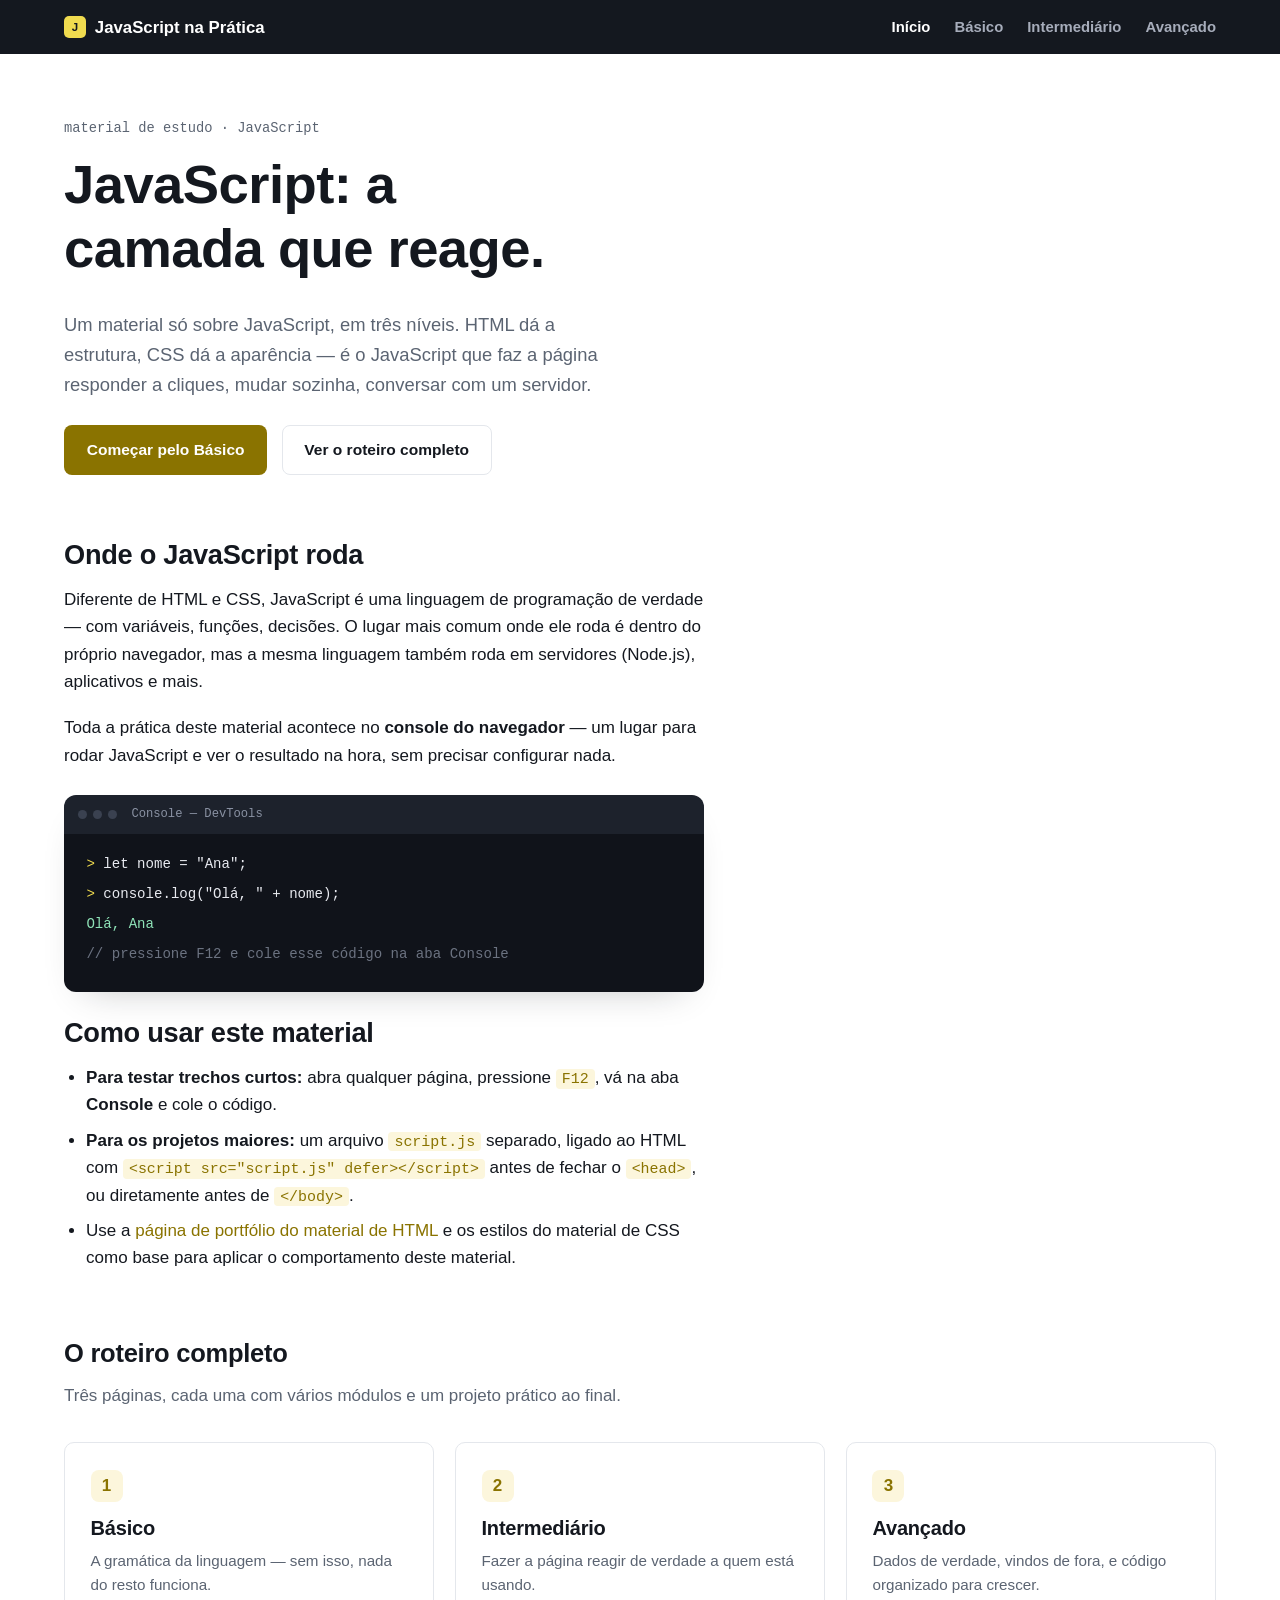
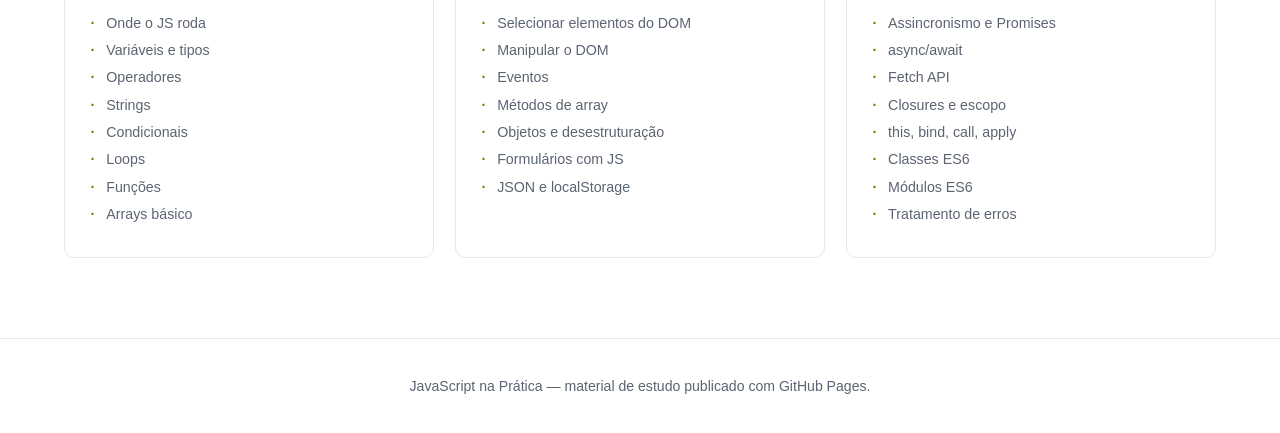
<file: index.html>
<!DOCTYPE html>
<html lang="pt-BR">
<head>
<meta charset="UTF-8">
<meta name="viewport" content="width=device-width, initial-scale=1">
<title>JavaScript na Prática</title>
<meta name="description" content="JavaScript do zero ao avançado: variáveis, DOM, eventos, arrays, assincronismo, classes e módulos ES6.">
<link rel="stylesheet" href="assets/css/style.css">
</head>
<body>

<header class="site-header">
  <div class="bar">
    <a class="brand" href="index.html"><span class="mark">J</span>JavaScript na Prática</a>
    <nav class="site-nav">
      <a href="index.html" aria-current="page">Início</a>
      <a href="basico.html">Básico</a>
      <a href="intermediario.html">Intermediário</a>
      <a href="avancado.html">Avançado</a>
    </nav>
  </div>
</header>

<main>
  <section class="hero">
    <p class="eyebrow">material de estudo · JavaScript</p>
    <h1>JavaScript: a camada que reage.</h1>
    <p class="lede">Um material só sobre JavaScript, em três níveis. HTML dá a estrutura, CSS dá a aparência — é o JavaScript que faz a página responder a cliques, mudar sozinha, conversar com um servidor.</p>
    <div class="cta-row">
      <a class="btn btn-primary" href="basico.html">Começar pelo Básico</a>
      <a class="btn btn-ghost" href="#roteiro">Ver o roteiro completo</a>
    </div>
  </section>

  <section class="concept">
    <div class="inner">
      <h2>Onde o JavaScript roda</h2>
      <p>Diferente de HTML e CSS, JavaScript é uma linguagem de programação de verdade — com variáveis, funções, decisões. O lugar mais comum onde ele roda é dentro do próprio navegador, mas a mesma linguagem também roda em servidores (Node.js), aplicativos e mais.</p>
      <p>Toda a prática deste material acontece no <strong>console do navegador</strong> — um lugar para rodar JavaScript e ver o resultado na hora, sem precisar configurar nada.</p>
    </div>

    <div class="console-mock">
      <div class="chrome"><span class="dot"></span><span class="dot"></span><span class="dot"></span><span class="label">Console — DevTools</span></div>
      <div class="body">
        <div class="line"><span class="prompt">&gt;</span> let nome = "Ana";</div>
        <div class="line"><span class="prompt">&gt;</span> console.log("Olá, " + nome);</div>
        <div class="line result">Olá, Ana</div>
        <div class="line comment">// pressione F12 e cole esse código na aba Console</div>
      </div>
    </div>

    <div class="inner">
      <h2>Como usar este material</h2>
      <ul>
        <li><strong>Para testar trechos curtos:</strong> abra qualquer página, pressione <code>F12</code>, vá na aba <strong>Console</strong> e cole o código.</li>
        <li><strong>Para os projetos maiores:</strong> um arquivo <code>script.js</code> separado, ligado ao HTML com <code>&lt;script src="script.js" defer&gt;&lt;/script&gt;</code> antes de fechar o <code>&lt;head&gt;</code>, ou diretamente antes de <code>&lt;/body&gt;</code>.</li>
        <li>Use a <a href="../html-site/basico.html">página de portfólio do material de HTML</a> e os estilos do material de CSS como base para aplicar o comportamento deste material.</li>
      </ul>
    </div>
  </section>

  <section class="roadmap" id="roteiro">
    <h2>O roteiro completo</h2>
    <p class="lede">Três páginas, cada uma com vários módulos e um projeto prático ao final.</p>

    <div class="level-grid">
      <a class="level-card" href="basico.html">
        <span class="num">1</span>
        <h3>Básico</h3>
        <p>A gramática da linguagem — sem isso, nada do resto funciona.</p>
        <ul>
          <li>Onde o JS roda</li>
          <li>Variáveis e tipos</li>
          <li>Operadores</li>
          <li>Strings</li>
          <li>Condicionais</li>
          <li>Loops</li>
          <li>Funções</li>
          <li>Arrays básico</li>
        </ul>
      </a>

      <a class="level-card" href="intermediario.html">
        <span class="num">2</span>
        <h3>Intermediário</h3>
        <p>Fazer a página reagir de verdade a quem está usando.</p>
        <ul>
          <li>Selecionar elementos do DOM</li>
          <li>Manipular o DOM</li>
          <li>Eventos</li>
          <li>Métodos de array</li>
          <li>Objetos e desestruturação</li>
          <li>Formulários com JS</li>
          <li>JSON e localStorage</li>
        </ul>
      </a>

      <a class="level-card" href="avancado.html">
        <span class="num">3</span>
        <h3>Avançado</h3>
        <p>Dados de verdade, vindos de fora, e código organizado para crescer.</p>
        <ul>
          <li>Assincronismo e Promises</li>
          <li>async/await</li>
          <li>Fetch API</li>
          <li>Closures e escopo</li>
          <li>this, bind, call, apply</li>
          <li>Classes ES6</li>
          <li>Módulos ES6</li>
          <li>Tratamento de erros</li>
        </ul>
      </a>
    </div>
  </section>
</main>

<footer class="site-footer">
  JavaScript na Prática — material de estudo publicado com GitHub Pages.
</footer>

</body>
</html>
</file>
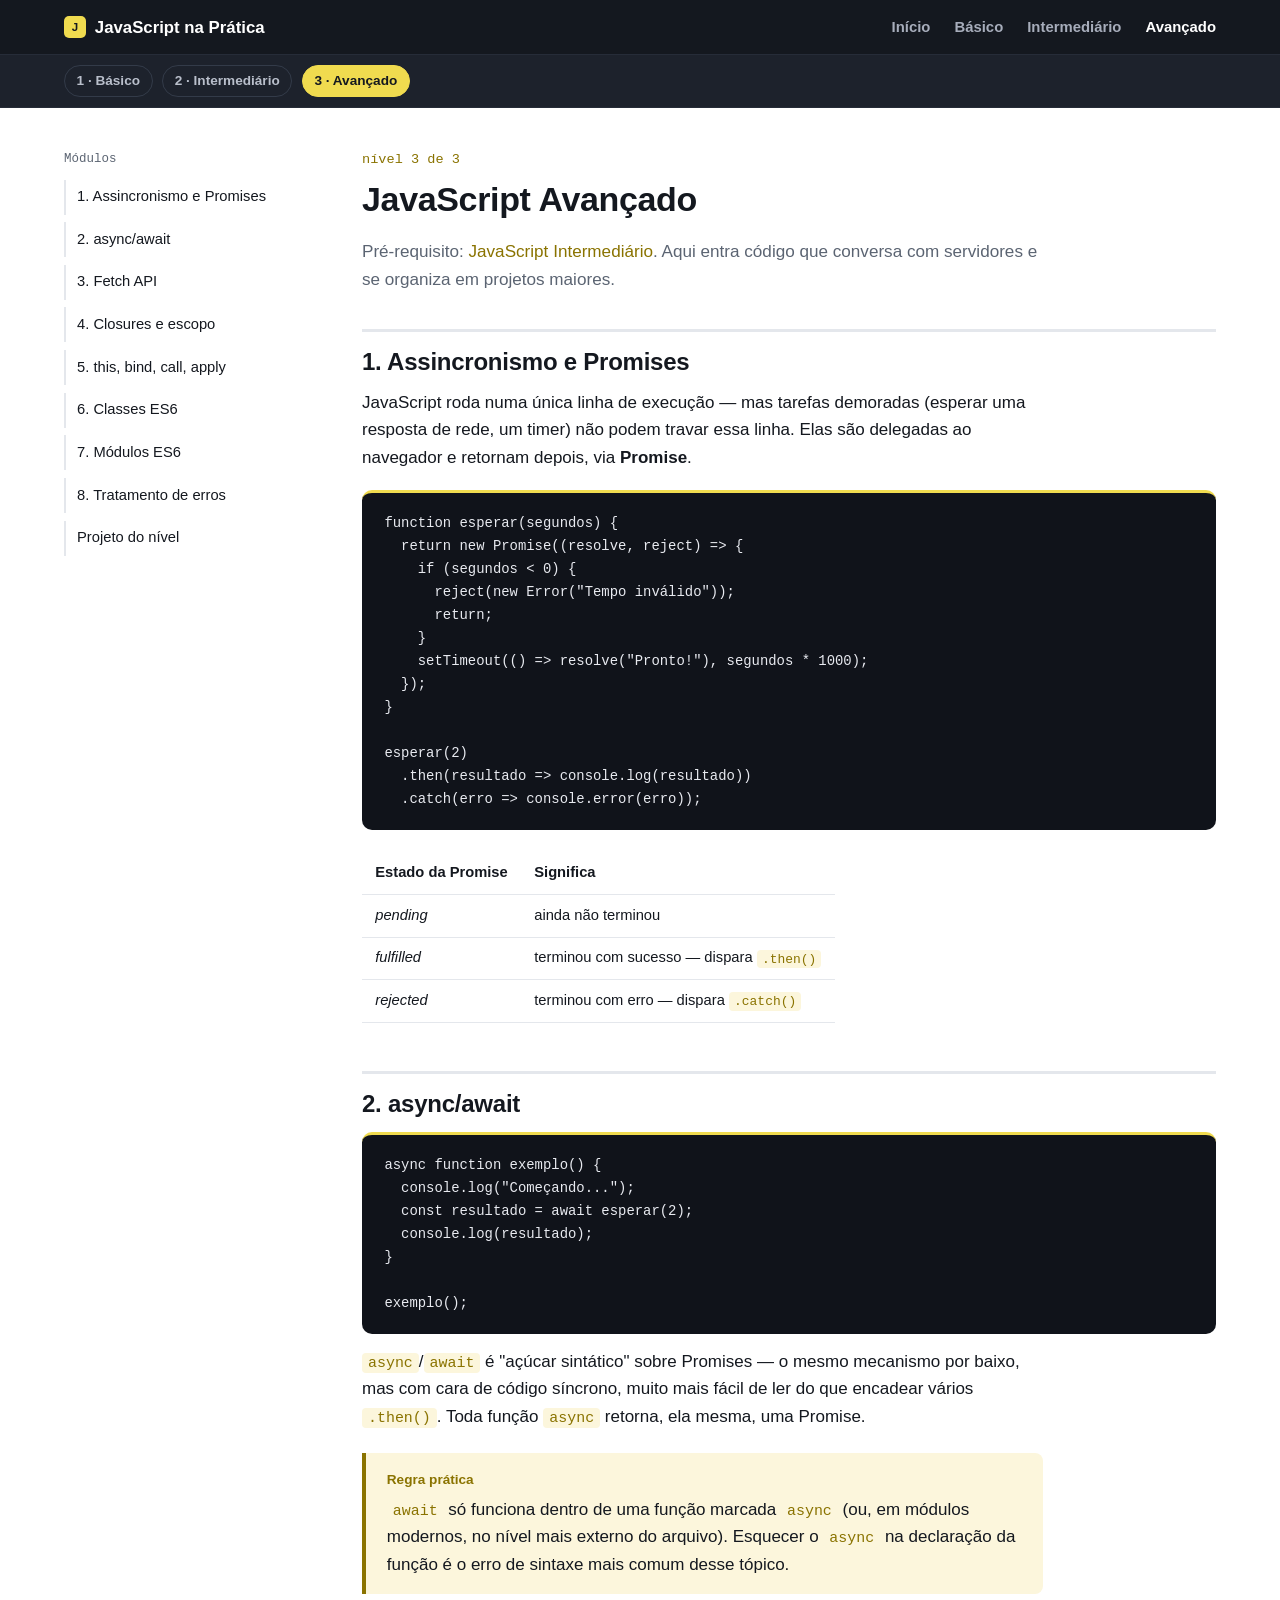
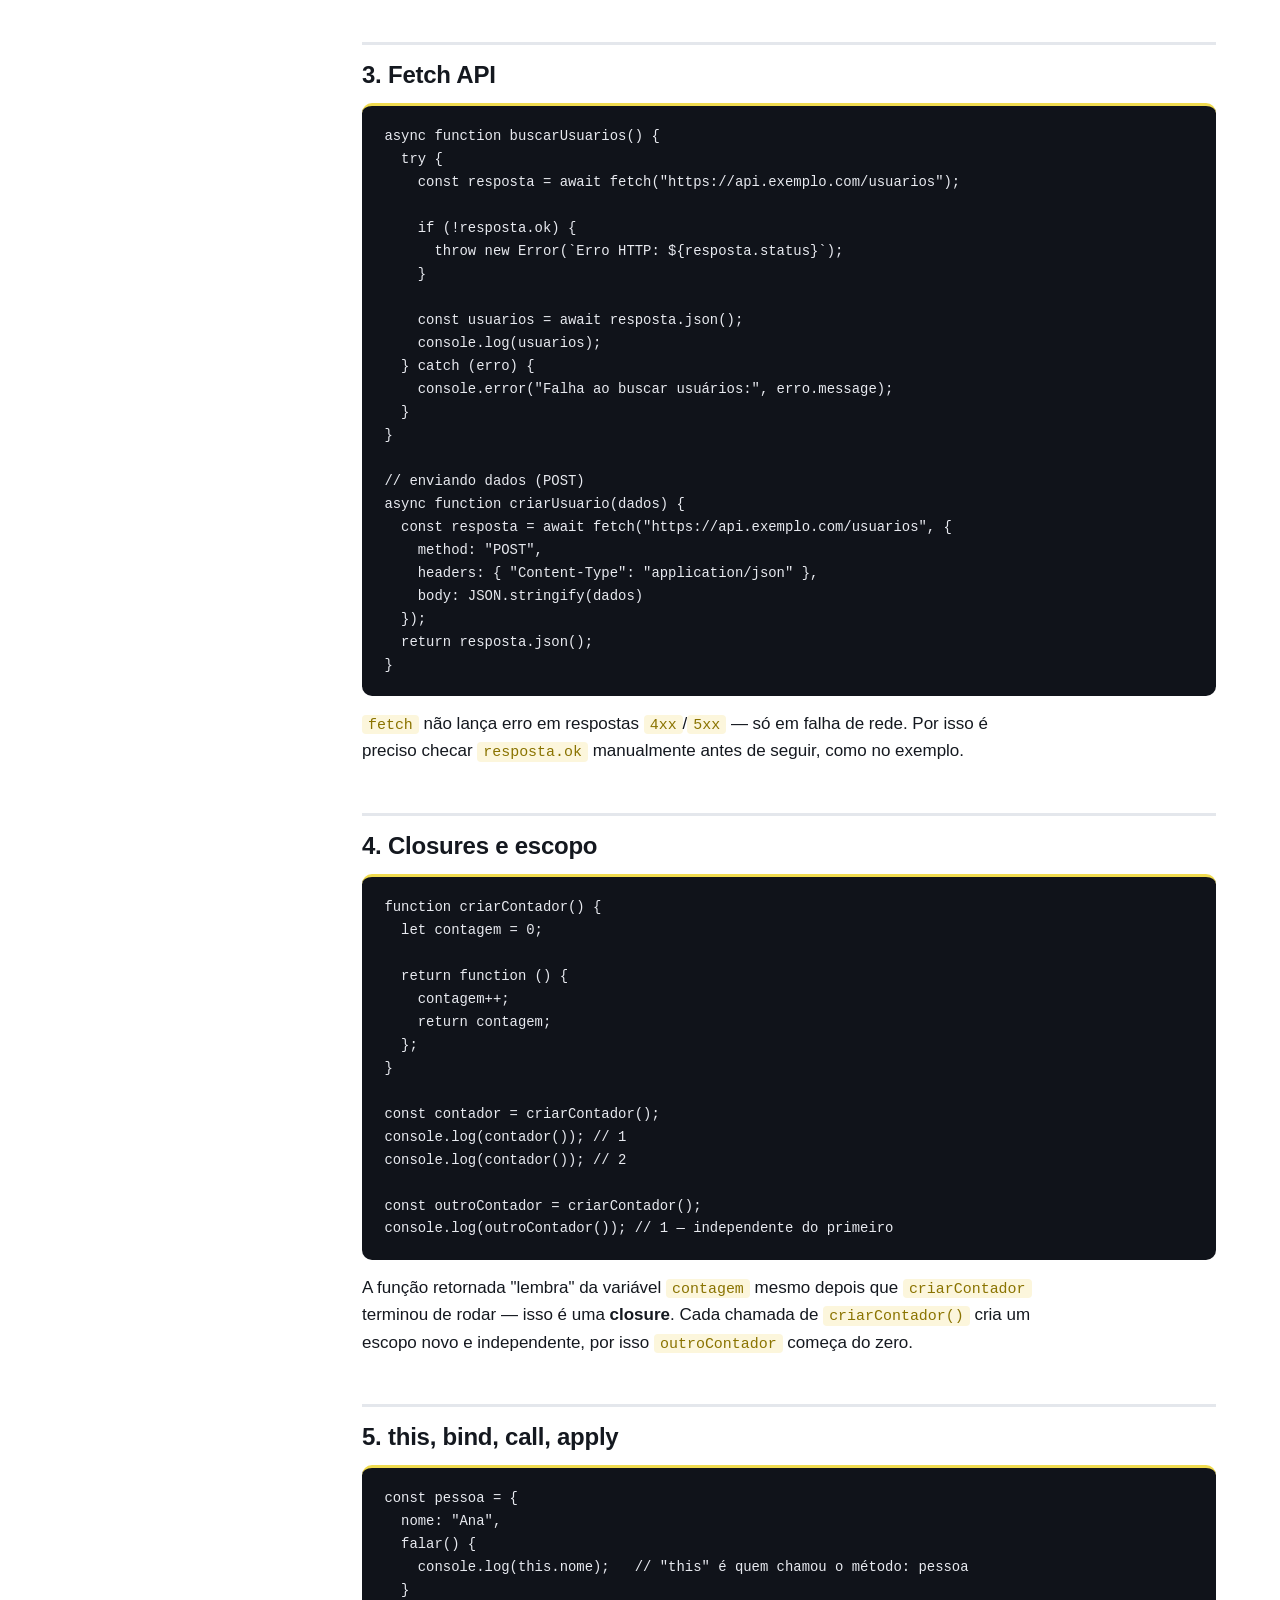
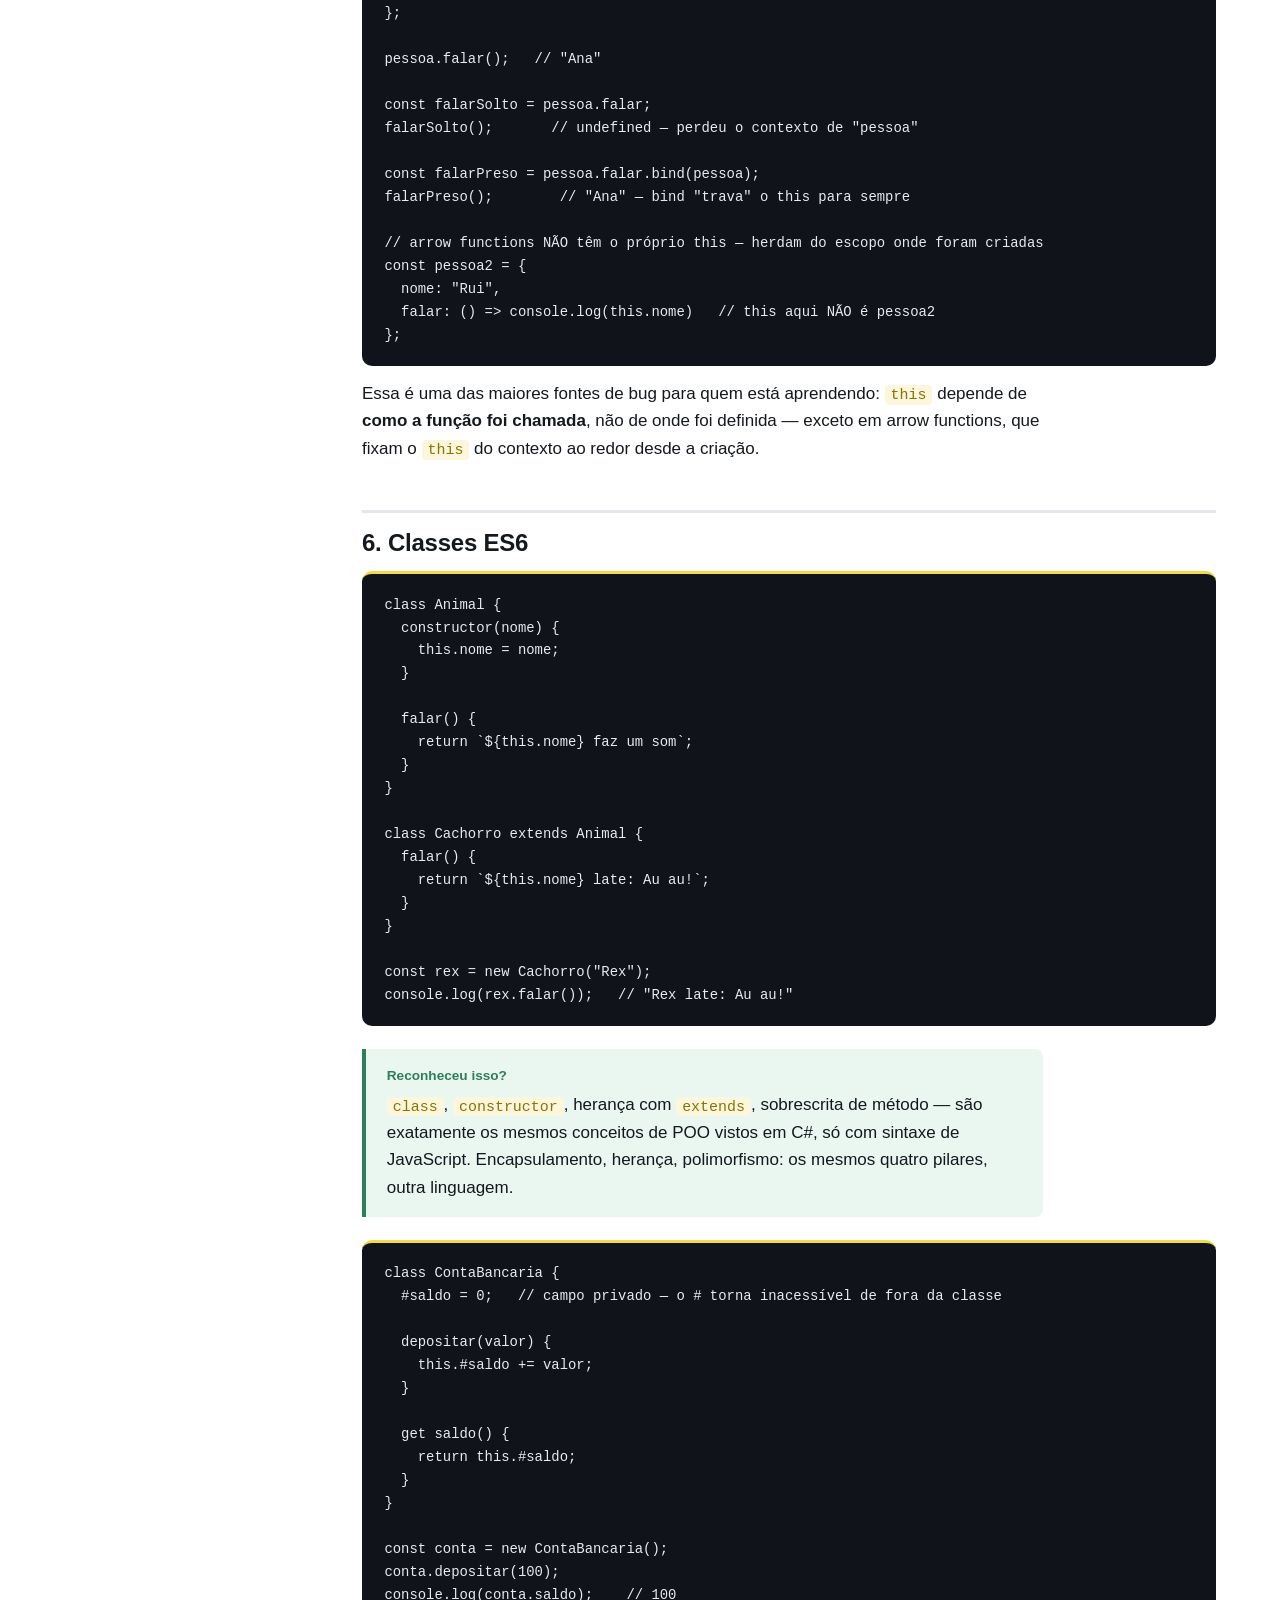
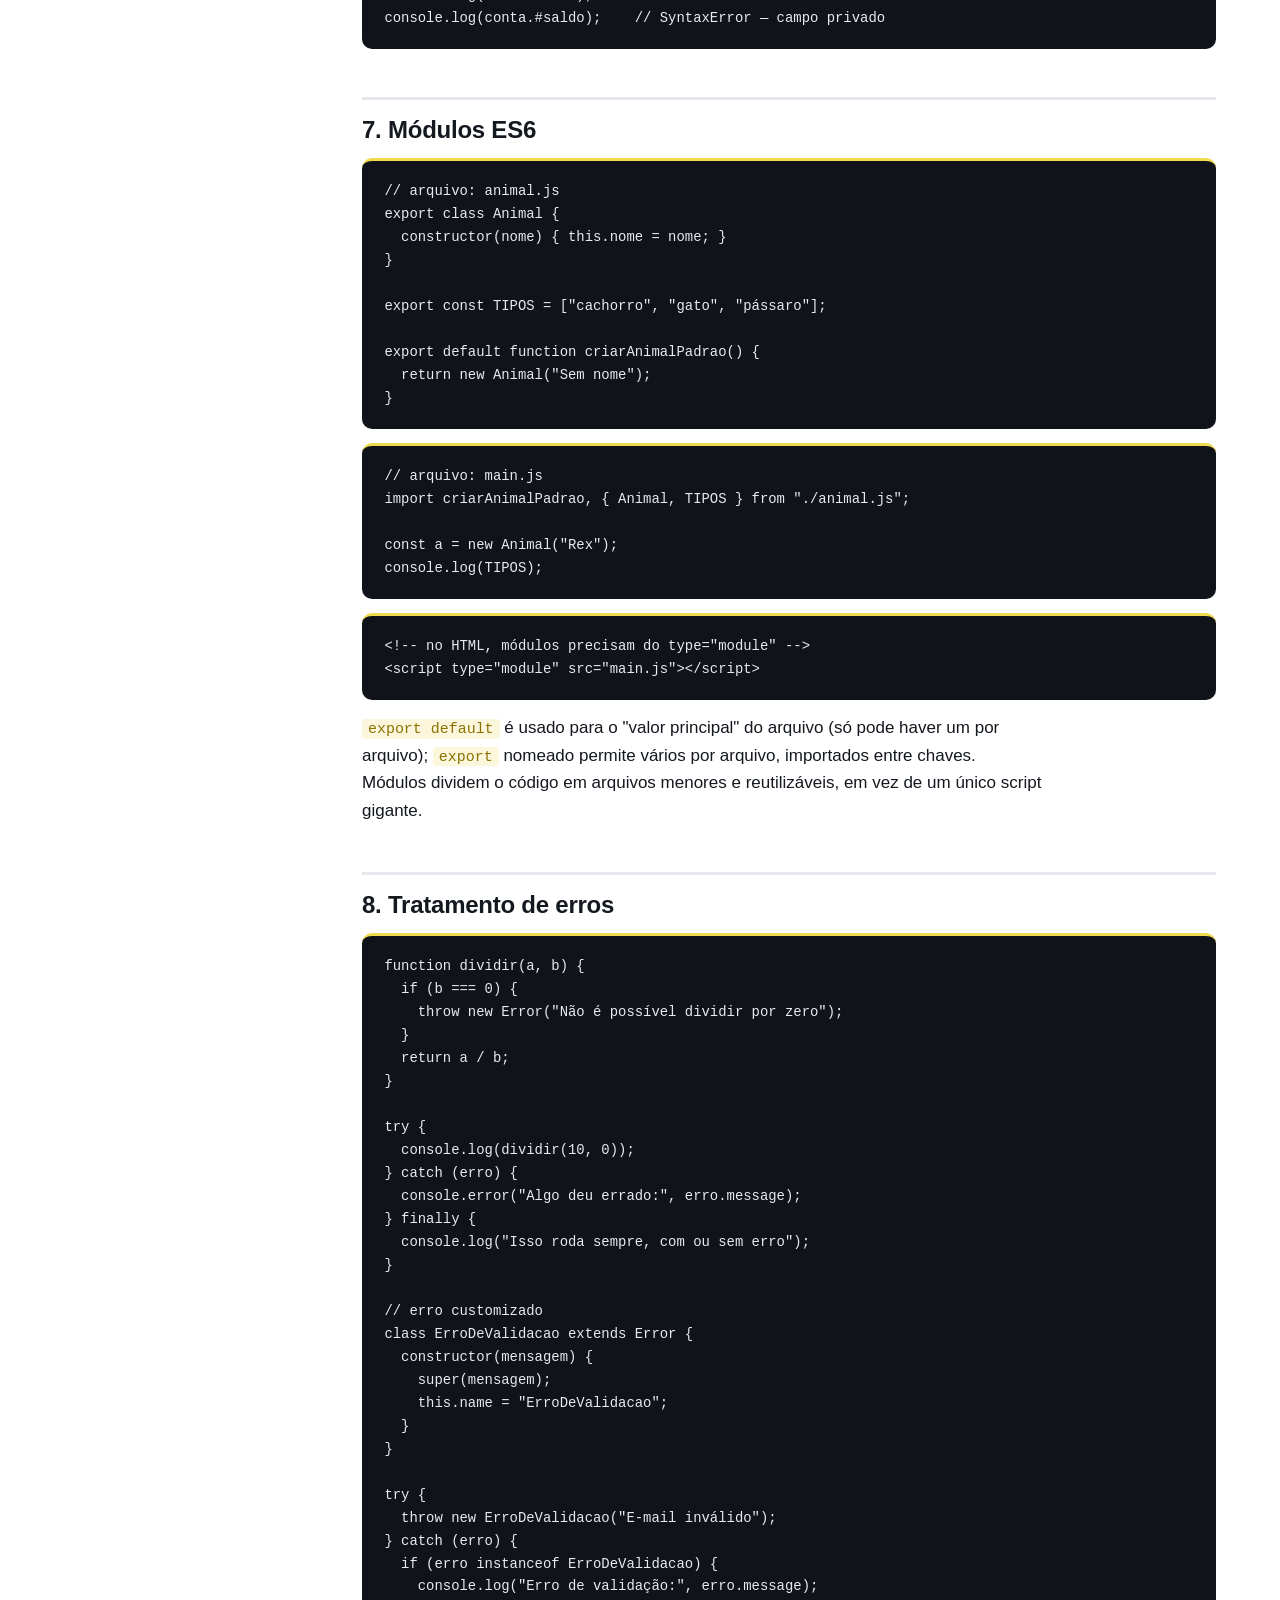
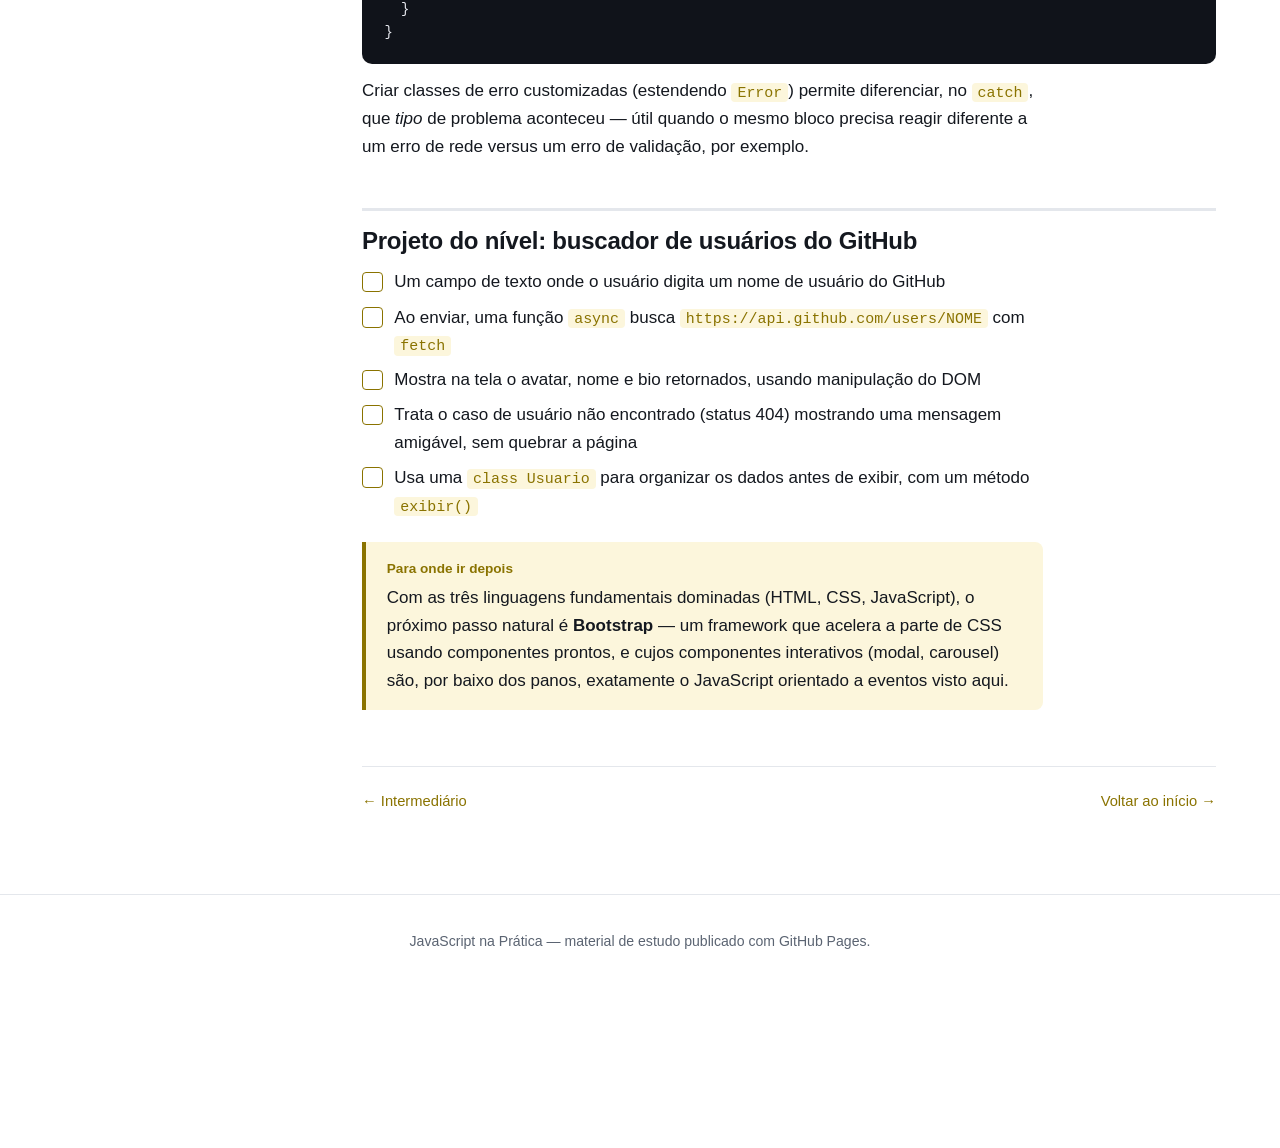
<file: avancado.html>
<!DOCTYPE html>
<html lang="pt-BR">
<head>
<meta charset="UTF-8">
<meta name="viewport" content="width=device-width, initial-scale=1">
<title>JavaScript Avançado — JavaScript na Prática</title>
<meta name="description" content="JavaScript avançado: Promises, async/await, Fetch API, closures, this, classes ES6, módulos e tratamento de erros.">
<link rel="stylesheet" href="assets/css/style.css">
</head>
<body>

<header class="site-header">
  <div class="bar">
    <a class="brand" href="index.html"><span class="mark">J</span>JavaScript na Prática</a>
    <nav class="site-nav">
      <a href="index.html">Início</a>
      <a href="basico.html">Básico</a>
      <a href="intermediario.html">Intermediário</a>
      <a href="avancado.html" aria-current="page">Avançado</a>
    </nav>
  </div>
</header>
<div class="level-nav">
  <div class="bar">
    <a class="level-pill" href="basico.html">1 · Básico</a>
    <a class="level-pill" href="intermediario.html">2 · Intermediário</a>
    <a class="level-pill" aria-current="page" href="avancado.html">3 · Avançado</a>
  </div>
</div>

<div class="docs">
  <aside class="docs-side">
    <p class="side-title">Módulos</p>
    <ul>
      <li><a href="#m1">1. Assincronismo e Promises</a></li>
      <li><a href="#m2">2. async/await</a></li>
      <li><a href="#m3">3. Fetch API</a></li>
      <li><a href="#m4">4. Closures e escopo</a></li>
      <li><a href="#m5">5. this, bind, call, apply</a></li>
      <li><a href="#m6">6. Classes ES6</a></li>
      <li><a href="#m7">7. Módulos ES6</a></li>
      <li><a href="#m8">8. Tratamento de erros</a></li>
      <li><a href="#projeto">Projeto do nível</a></li>
    </ul>
  </aside>

  <main class="docs-main">
    <p class="page-kicker">nível 3 de 3</p>
    <h1>JavaScript Avançado</h1>
    <p class="lede">Pré-requisito: <a href="intermediario.html">JavaScript Intermediário</a>. Aqui entra código que conversa com servidores e se organiza em projetos maiores.</p>

    <section id="m1">
      <h2>1. Assincronismo e Promises</h2>
      <p>JavaScript roda numa única linha de execução — mas tarefas demoradas (esperar uma resposta de rede, um timer) não podem travar essa linha. Elas são delegadas ao navegador e retornam depois, via <strong>Promise</strong>.</p>
      <pre><code>function esperar(segundos) {
  return new Promise((resolve, reject) => {
    if (segundos < 0) {
      reject(new Error("Tempo inválido"));
      return;
    }
    setTimeout(() => resolve("Pronto!"), segundos * 1000);
  });
}

esperar(2)
  .then(resultado => console.log(resultado))
  .catch(erro => console.error(erro));</code></pre>
      <table>
        <thead><tr><th>Estado da Promise</th><th>Significa</th></tr></thead>
        <tbody>
          <tr><td><em>pending</em></td><td>ainda não terminou</td></tr>
          <tr><td><em>fulfilled</em></td><td>terminou com sucesso — dispara <code>.then()</code></td></tr>
          <tr><td><em>rejected</em></td><td>terminou com erro — dispara <code>.catch()</code></td></tr>
        </tbody>
      </table>
    </section>

    <section id="m2">
      <h2>2. async/await</h2>
      <pre><code>async function exemplo() {
  console.log("Começando...");
  const resultado = await esperar(2);
  console.log(resultado);
}

exemplo();</code></pre>
      <p><code>async</code>/<code>await</code> é "açúcar sintático" sobre Promises — o mesmo mecanismo por baixo, mas com cara de código síncrono, muito mais fácil de ler do que encadear vários <code>.then()</code>. Toda função <code>async</code> retorna, ela mesma, uma Promise.</p>
      <div class="callout">
        <span class="label">Regra prática</span>
        <p><code>await</code> só funciona dentro de uma função marcada <code>async</code> (ou, em módulos modernos, no nível mais externo do arquivo). Esquecer o <code>async</code> na declaração da função é o erro de sintaxe mais comum desse tópico.</p>
      </div>
    </section>

    <section id="m3">
      <h2>3. Fetch API</h2>
      <pre><code>async function buscarUsuarios() {
  try {
    const resposta = await fetch("https://api.exemplo.com/usuarios");

    if (!resposta.ok) {
      throw new Error(`Erro HTTP: ${resposta.status}`);
    }

    const usuarios = await resposta.json();
    console.log(usuarios);
  } catch (erro) {
    console.error("Falha ao buscar usuários:", erro.message);
  }
}

// enviando dados (POST)
async function criarUsuario(dados) {
  const resposta = await fetch("https://api.exemplo.com/usuarios", {
    method: "POST",
    headers: { "Content-Type": "application/json" },
    body: JSON.stringify(dados)
  });
  return resposta.json();
}</code></pre>
      <p class="note"><code>fetch</code> não lança erro em respostas <code>4xx</code>/<code>5xx</code> — só em falha de rede. Por isso é preciso checar <code>resposta.ok</code> manualmente antes de seguir, como no exemplo.</p>
    </section>

    <section id="m4">
      <h2>4. Closures e escopo</h2>
      <pre><code>function criarContador() {
  let contagem = 0;

  return function () {
    contagem++;
    return contagem;
  };
}

const contador = criarContador();
console.log(contador()); // 1
console.log(contador()); // 2

const outroContador = criarContador();
console.log(outroContador()); // 1 — independente do primeiro</code></pre>
      <p>A função retornada "lembra" da variável <code>contagem</code> mesmo depois que <code>criarContador</code> terminou de rodar — isso é uma <strong>closure</strong>. Cada chamada de <code>criarContador()</code> cria um escopo novo e independente, por isso <code>outroContador</code> começa do zero.</p>
    </section>

    <section id="m5">
      <h2>5. this, bind, call, apply</h2>
      <pre><code>const pessoa = {
  nome: "Ana",
  falar() {
    console.log(this.nome);   // "this" é quem chamou o método: pessoa
  }
};

pessoa.falar();   // "Ana"

const falarSolto = pessoa.falar;
falarSolto();       // undefined — perdeu o contexto de "pessoa"

const falarPreso = pessoa.falar.bind(pessoa);
falarPreso();        // "Ana" — bind "trava" o this para sempre

// arrow functions NÃO têm o próprio this — herdam do escopo onde foram criadas
const pessoa2 = {
  nome: "Rui",
  falar: () => console.log(this.nome)   // this aqui NÃO é pessoa2
};</code></pre>
      <p class="note">Essa é uma das maiores fontes de bug para quem está aprendendo: <code>this</code> depende de <strong>como a função foi chamada</strong>, não de onde foi definida — exceto em arrow functions, que fixam o <code>this</code> do contexto ao redor desde a criação.</p>
    </section>

    <section id="m6">
      <h2>6. Classes ES6</h2>
      <pre><code>class Animal {
  constructor(nome) {
    this.nome = nome;
  }

  falar() {
    return `${this.nome} faz um som`;
  }
}

class Cachorro extends Animal {
  falar() {
    return `${this.nome} late: Au au!`;
  }
}

const rex = new Cachorro("Rex");
console.log(rex.falar());   // "Rex late: Au au!"</code></pre>
      <div class="callout good">
        <span class="label">Reconheceu isso?</span>
        <p><code>class</code>, <code>constructor</code>, herança com <code>extends</code>, sobrescrita de método — são exatamente os mesmos conceitos de POO vistos em C#, só com sintaxe de JavaScript. Encapsulamento, herança, polimorfismo: os mesmos quatro pilares, outra linguagem.</p>
      </div>
      <pre><code>class ContaBancaria {
  #saldo = 0;   // campo privado — o # torna inacessível de fora da classe

  depositar(valor) {
    this.#saldo += valor;
  }

  get saldo() {
    return this.#saldo;
  }
}

const conta = new ContaBancaria();
conta.depositar(100);
console.log(conta.saldo);    // 100
console.log(conta.#saldo);    // SyntaxError — campo privado</code></pre>
    </section>

    <section id="m7">
      <h2>7. Módulos ES6</h2>
      <pre><code>// arquivo: animal.js
export class Animal {
  constructor(nome) { this.nome = nome; }
}

export const TIPOS = ["cachorro", "gato", "pássaro"];

export default function criarAnimalPadrao() {
  return new Animal("Sem nome");
}</code></pre>
      <pre><code>// arquivo: main.js
import criarAnimalPadrao, { Animal, TIPOS } from "./animal.js";

const a = new Animal("Rex");
console.log(TIPOS);</code></pre>
      <pre><code>&lt;!-- no HTML, módulos precisam do type="module" --&gt;
&lt;script type="module" src="main.js"&gt;&lt;/script&gt;</code></pre>
      <p><code>export default</code> é usado para o "valor principal" do arquivo (só pode haver um por arquivo); <code>export</code> nomeado permite vários por arquivo, importados entre chaves. Módulos dividem o código em arquivos menores e reutilizáveis, em vez de um único script gigante.</p>
    </section>

    <section id="m8">
      <h2>8. Tratamento de erros</h2>
      <pre><code>function dividir(a, b) {
  if (b === 0) {
    throw new Error("Não é possível dividir por zero");
  }
  return a / b;
}

try {
  console.log(dividir(10, 0));
} catch (erro) {
  console.error("Algo deu errado:", erro.message);
} finally {
  console.log("Isso roda sempre, com ou sem erro");
}

// erro customizado
class ErroDeValidacao extends Error {
  constructor(mensagem) {
    super(mensagem);
    this.name = "ErroDeValidacao";
  }
}

try {
  throw new ErroDeValidacao("E-mail inválido");
} catch (erro) {
  if (erro instanceof ErroDeValidacao) {
    console.log("Erro de validação:", erro.message);
  }
}</code></pre>
      <p class="note">Criar classes de erro customizadas (estendendo <code>Error</code>) permite diferenciar, no <code>catch</code>, que <em>tipo</em> de problema aconteceu — útil quando o mesmo bloco precisa reagir diferente a um erro de rede versus um erro de validação, por exemplo.</p>
    </section>

    <section id="projeto">
      <h2>Projeto do nível: buscador de usuários do GitHub</h2>
      <ul class="checklist">
        <li>Um campo de texto onde o usuário digita um nome de usuário do GitHub</li>
        <li>Ao enviar, uma função <code>async</code> busca <code>https://api.github.com/users/NOME</code> com <code>fetch</code></li>
        <li>Mostra na tela o avatar, nome e bio retornados, usando manipulação do DOM</li>
        <li>Trata o caso de usuário não encontrado (status 404) mostrando uma mensagem amigável, sem quebrar a página</li>
        <li>Usa uma <code>class Usuario</code> para organizar os dados antes de exibir, com um método <code>exibir()</code></li>
      </ul>
      <div class="callout">
        <span class="label">Para onde ir depois</span>
        <p>Com as três linguagens fundamentais dominadas (HTML, CSS, JavaScript), o próximo passo natural é <strong>Bootstrap</strong> — um framework que acelera a parte de CSS usando componentes prontos, e cujos componentes interativos (modal, carousel) são, por baixo dos panos, exatamente o JavaScript orientado a eventos visto aqui.</p>
      </div>
    </section>

    <div class="pagefoot">
      <a href="intermediario.html">← Intermediário</a>
      <a href="index.html">Voltar ao início →</a>
    </div>
  </main>
</div>

<footer class="site-footer">
  JavaScript na Prática — material de estudo publicado com GitHub Pages.
</footer>

</body>
</html>
</file>
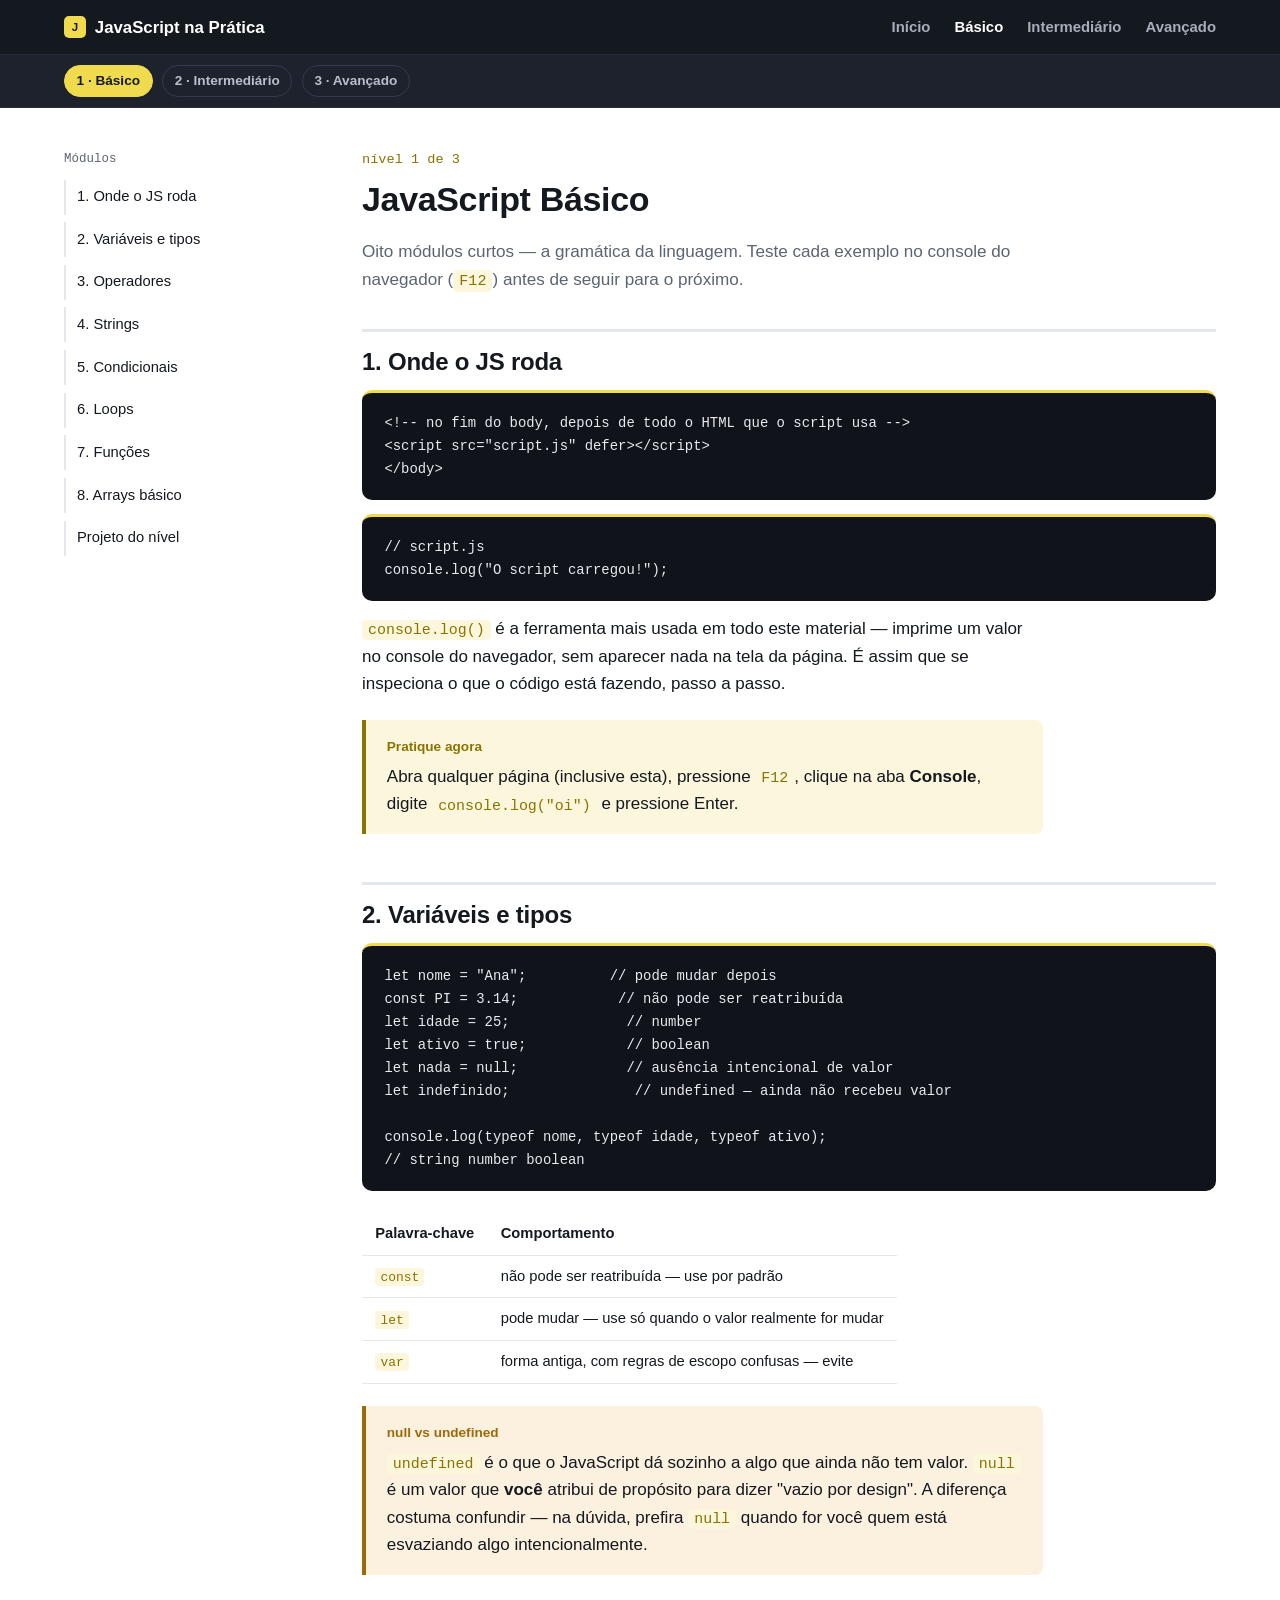
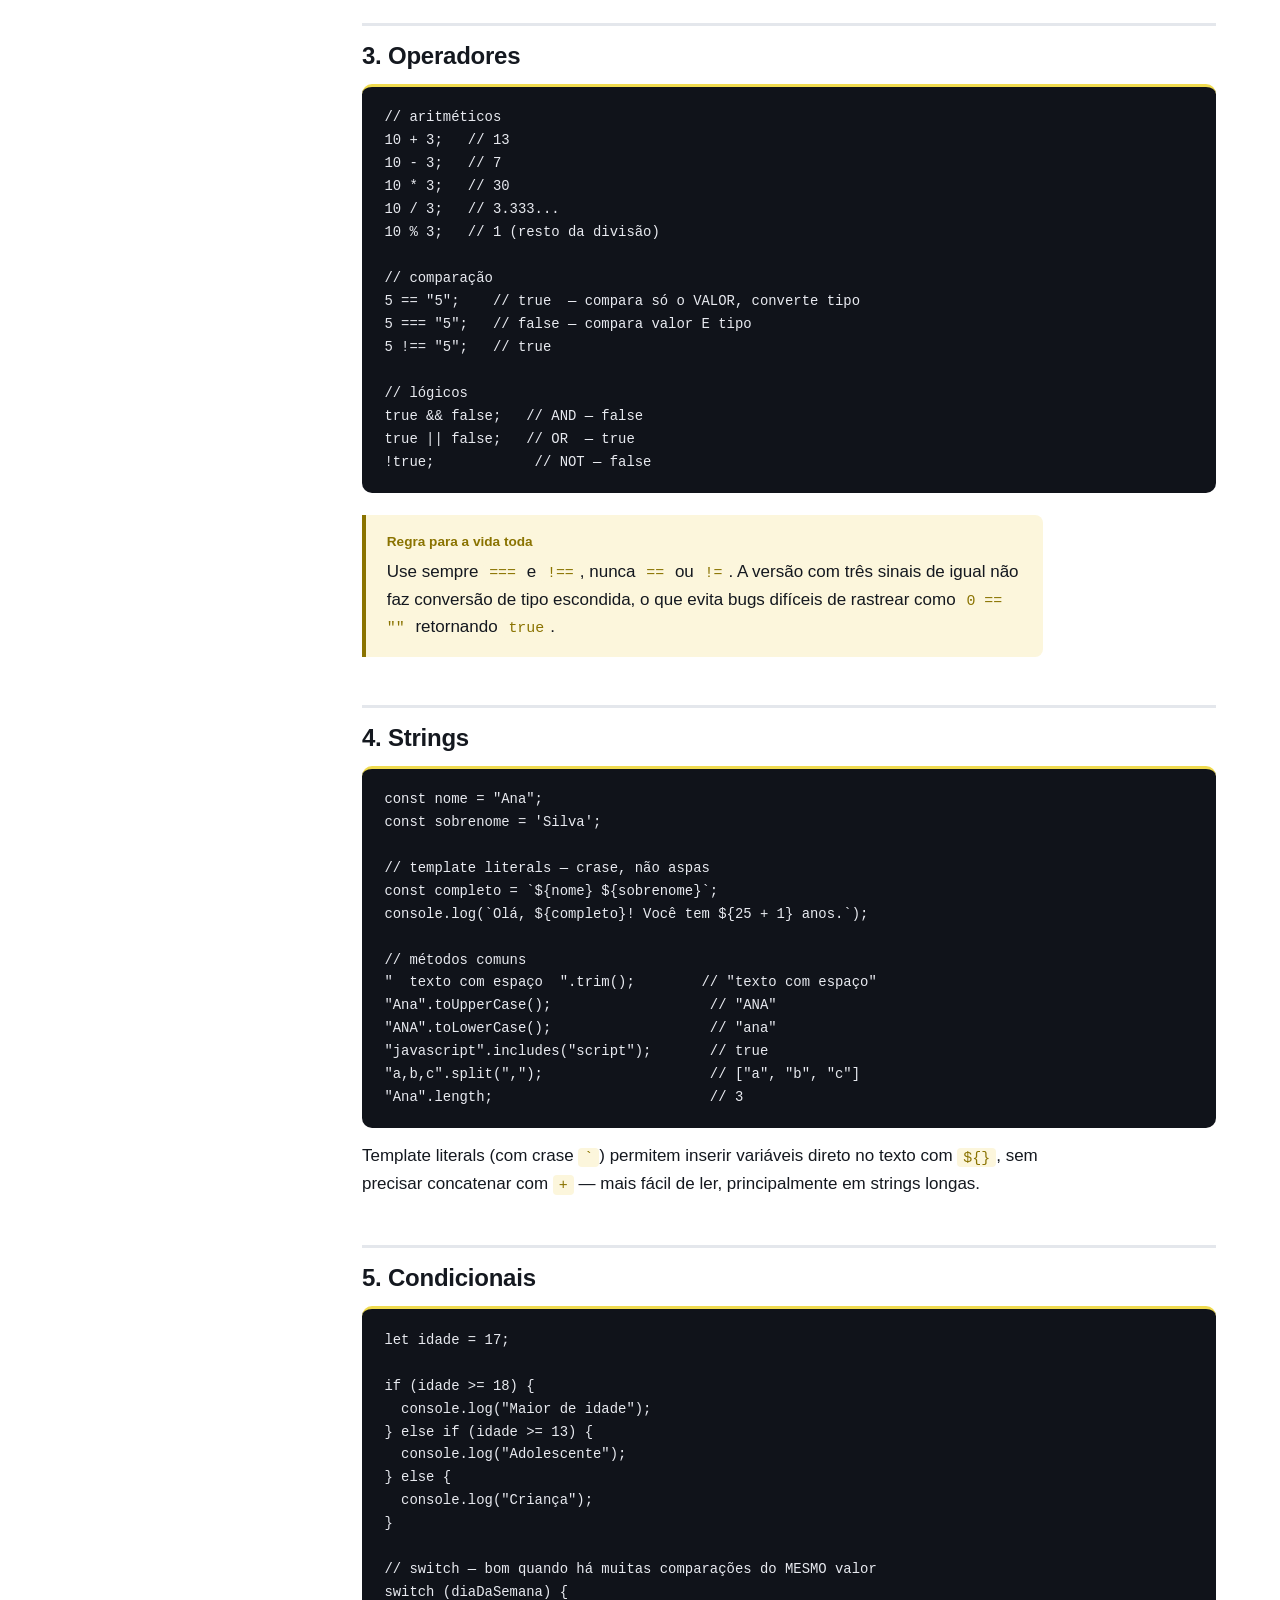
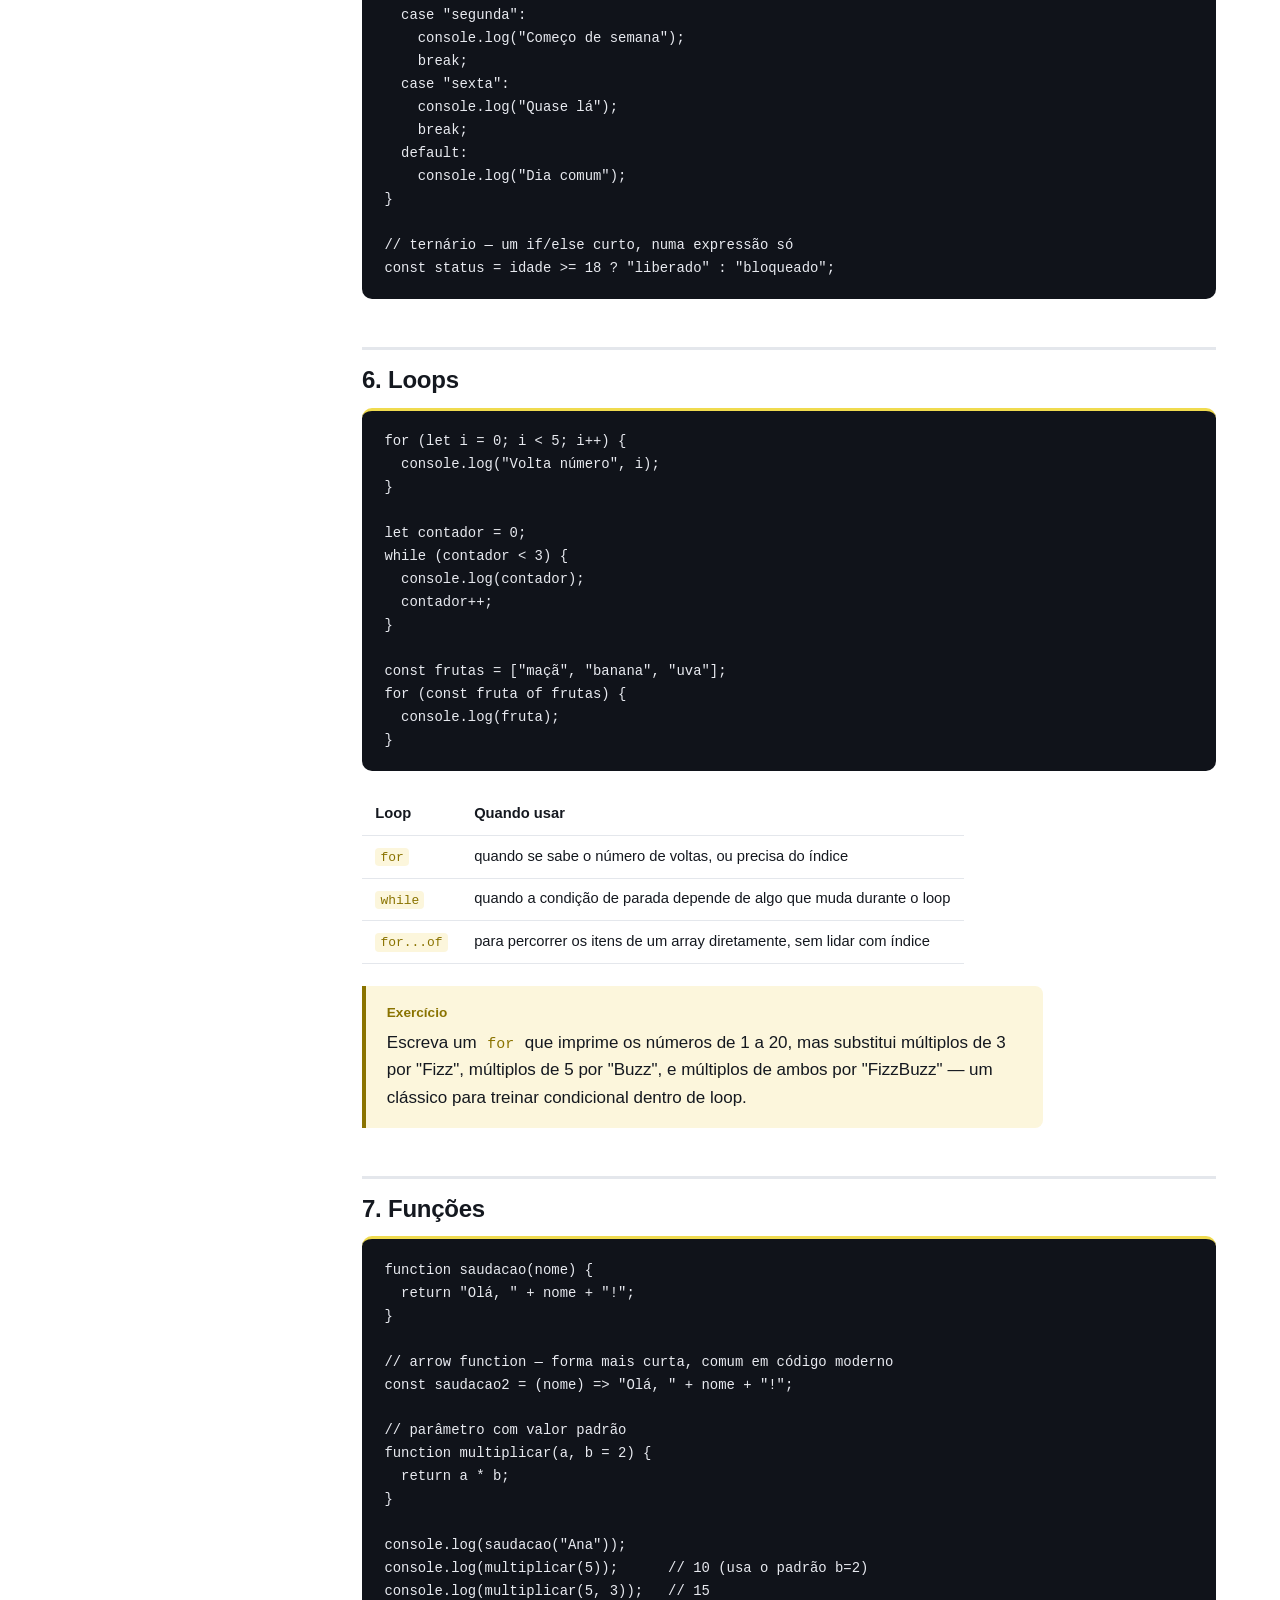
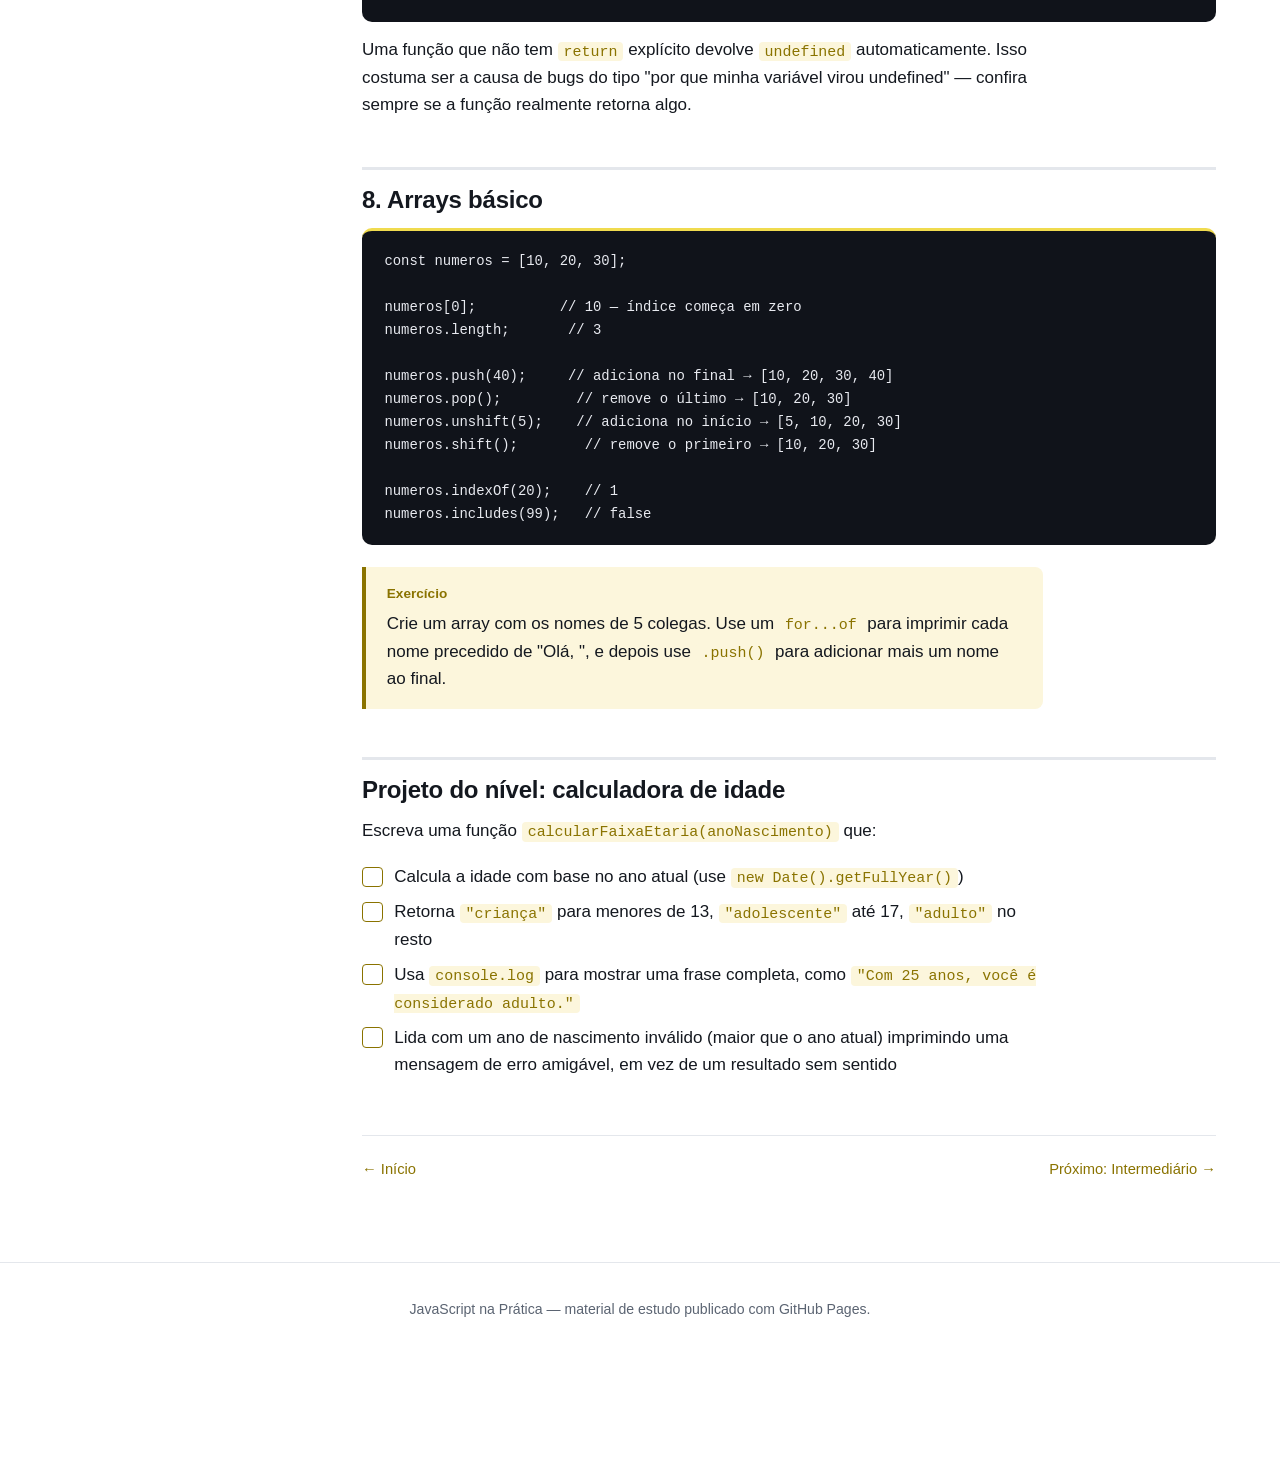
<file: basico.html>
<!DOCTYPE html>
<html lang="pt-BR">
<head>
<meta charset="UTF-8">
<meta name="viewport" content="width=device-width, initial-scale=1">
<title>JavaScript Básico — JavaScript na Prática</title>
<meta name="description" content="JavaScript básico: variáveis, tipos, operadores, strings, condicionais, loops, funções e arrays.">
<link rel="stylesheet" href="assets/css/style.css">
</head>
<body>

<header class="site-header">
  <div class="bar">
    <a class="brand" href="index.html"><span class="mark">J</span>JavaScript na Prática</a>
    <nav class="site-nav">
      <a href="index.html">Início</a>
      <a href="basico.html" aria-current="page">Básico</a>
      <a href="intermediario.html">Intermediário</a>
      <a href="avancado.html">Avançado</a>
    </nav>
  </div>
</header>
<div class="level-nav">
  <div class="bar">
    <a class="level-pill" aria-current="page" href="basico.html">1 · Básico</a>
    <a class="level-pill" href="intermediario.html">2 · Intermediário</a>
    <a class="level-pill" href="avancado.html">3 · Avançado</a>
  </div>
</div>

<div class="docs">
  <aside class="docs-side">
    <p class="side-title">Módulos</p>
    <ul>
      <li><a href="#m1">1. Onde o JS roda</a></li>
      <li><a href="#m2">2. Variáveis e tipos</a></li>
      <li><a href="#m3">3. Operadores</a></li>
      <li><a href="#m4">4. Strings</a></li>
      <li><a href="#m5">5. Condicionais</a></li>
      <li><a href="#m6">6. Loops</a></li>
      <li><a href="#m7">7. Funções</a></li>
      <li><a href="#m8">8. Arrays básico</a></li>
      <li><a href="#projeto">Projeto do nível</a></li>
    </ul>
  </aside>

  <main class="docs-main">
    <p class="page-kicker">nível 1 de 3</p>
    <h1>JavaScript Básico</h1>
    <p class="lede">Oito módulos curtos — a gramática da linguagem. Teste cada exemplo no console do navegador (<code>F12</code>) antes de seguir para o próximo.</p>

    <section id="m1">
      <h2>1. Onde o JS roda</h2>
      <pre><code>&lt;!-- no fim do body, depois de todo o HTML que o script usa --&gt;
&lt;script src="script.js" defer&gt;&lt;/script&gt;
&lt;/body&gt;</code></pre>
      <pre><code>// script.js
console.log("O script carregou!");</code></pre>
      <p><code>console.log()</code> é a ferramenta mais usada em todo este material — imprime um valor no console do navegador, sem aparecer nada na tela da página. É assim que se inspeciona o que o código está fazendo, passo a passo.</p>
      <div class="callout">
        <span class="label">Pratique agora</span>
        <p>Abra qualquer página (inclusive esta), pressione <code>F12</code>, clique na aba <strong>Console</strong>, digite <code>console.log("oi")</code> e pressione Enter.</p>
      </div>
    </section>

    <section id="m2">
      <h2>2. Variáveis e tipos</h2>
      <pre><code>let nome = "Ana";          // pode mudar depois
const PI = 3.14;            // não pode ser reatribuída
let idade = 25;              // number
let ativo = true;            // boolean
let nada = null;             // ausência intencional de valor
let indefinido;               // undefined — ainda não recebeu valor

console.log(typeof nome, typeof idade, typeof ativo);
// string number boolean</code></pre>
      <table>
        <thead><tr><th>Palavra-chave</th><th>Comportamento</th></tr></thead>
        <tbody>
          <tr><td><code>const</code></td><td>não pode ser reatribuída — use por padrão</td></tr>
          <tr><td><code>let</code></td><td>pode mudar — use só quando o valor realmente for mudar</td></tr>
          <tr><td><code>var</code></td><td>forma antiga, com regras de escopo confusas — evite</td></tr>
        </tbody>
      </table>
      <div class="callout warn">
        <span class="label">null vs undefined</span>
        <p><code>undefined</code> é o que o JavaScript dá sozinho a algo que ainda não tem valor. <code>null</code> é um valor que <strong>você</strong> atribui de propósito para dizer "vazio por design". A diferença costuma confundir — na dúvida, prefira <code>null</code> quando for você quem está esvaziando algo intencionalmente.</p>
      </div>
    </section>

    <section id="m3">
      <h2>3. Operadores</h2>
      <pre><code>// aritméticos
10 + 3;   // 13
10 - 3;   // 7
10 * 3;   // 30
10 / 3;   // 3.333...
10 % 3;   // 1 (resto da divisão)

// comparação
5 == "5";    // true  — compara só o VALOR, converte tipo
5 === "5";   // false — compara valor E tipo
5 !== "5";   // true

// lógicos
true && false;   // AND — false
true || false;   // OR  — true
!true;            // NOT — false</code></pre>
      <div class="callout">
        <span class="label">Regra para a vida toda</span>
        <p>Use sempre <code>===</code> e <code>!==</code>, nunca <code>==</code> ou <code>!=</code>. A versão com três sinais de igual não faz conversão de tipo escondida, o que evita bugs difíceis de rastrear como <code>0 == ""</code> retornando <code>true</code>.</p>
      </div>
    </section>

    <section id="m4">
      <h2>4. Strings</h2>
      <pre><code>const nome = "Ana";
const sobrenome = 'Silva';

// template literals — crase, não aspas
const completo = `${nome} ${sobrenome}`;
console.log(`Olá, ${completo}! Você tem ${25 + 1} anos.`);

// métodos comuns
"  texto com espaço  ".trim();        // "texto com espaço"
"Ana".toUpperCase();                   // "ANA"
"ANA".toLowerCase();                   // "ana"
"javascript".includes("script");       // true
"a,b,c".split(",");                    // ["a", "b", "c"]
"Ana".length;                          // 3</code></pre>
      <p class="note">Template literals (com crase <code>`</code>) permitem inserir variáveis direto no texto com <code>${}</code>, sem precisar concatenar com <code>+</code> — mais fácil de ler, principalmente em strings longas.</p>
    </section>

    <section id="m5">
      <h2>5. Condicionais</h2>
      <pre><code>let idade = 17;

if (idade >= 18) {
  console.log("Maior de idade");
} else if (idade >= 13) {
  console.log("Adolescente");
} else {
  console.log("Criança");
}

// switch — bom quando há muitas comparações do MESMO valor
switch (diaDaSemana) {
  case "segunda":
    console.log("Começo de semana");
    break;
  case "sexta":
    console.log("Quase lá");
    break;
  default:
    console.log("Dia comum");
}

// ternário — um if/else curto, numa expressão só
const status = idade >= 18 ? "liberado" : "bloqueado";</code></pre>
    </section>

    <section id="m6">
      <h2>6. Loops</h2>
      <pre><code>for (let i = 0; i &lt; 5; i++) {
  console.log("Volta número", i);
}

let contador = 0;
while (contador &lt; 3) {
  console.log(contador);
  contador++;
}

const frutas = ["maçã", "banana", "uva"];
for (const fruta of frutas) {
  console.log(fruta);
}</code></pre>
      <table>
        <thead><tr><th>Loop</th><th>Quando usar</th></tr></thead>
        <tbody>
          <tr><td><code>for</code></td><td>quando se sabe o número de voltas, ou precisa do índice</td></tr>
          <tr><td><code>while</code></td><td>quando a condição de parada depende de algo que muda durante o loop</td></tr>
          <tr><td><code>for...of</code></td><td>para percorrer os itens de um array diretamente, sem lidar com índice</td></tr>
        </tbody>
      </table>
      <div class="callout">
        <span class="label">Exercício</span>
        <p>Escreva um <code>for</code> que imprime os números de 1 a 20, mas substitui múltiplos de 3 por "Fizz", múltiplos de 5 por "Buzz", e múltiplos de ambos por "FizzBuzz" — um clássico para treinar condicional dentro de loop.</p>
      </div>
    </section>

    <section id="m7">
      <h2>7. Funções</h2>
      <pre><code>function saudacao(nome) {
  return "Olá, " + nome + "!";
}

// arrow function — forma mais curta, comum em código moderno
const saudacao2 = (nome) => "Olá, " + nome + "!";

// parâmetro com valor padrão
function multiplicar(a, b = 2) {
  return a * b;
}

console.log(saudacao("Ana"));
console.log(multiplicar(5));      // 10 (usa o padrão b=2)
console.log(multiplicar(5, 3));   // 15</code></pre>
      <p class="note">Uma função que não tem <code>return</code> explícito devolve <code>undefined</code> automaticamente. Isso costuma ser a causa de bugs do tipo "por que minha variável virou undefined" — confira sempre se a função realmente retorna algo.</p>
    </section>

    <section id="m8">
      <h2>8. Arrays básico</h2>
      <pre><code>const numeros = [10, 20, 30];

numeros[0];          // 10 — índice começa em zero
numeros.length;       // 3

numeros.push(40);     // adiciona no final → [10, 20, 30, 40]
numeros.pop();         // remove o último → [10, 20, 30]
numeros.unshift(5);    // adiciona no início → [5, 10, 20, 30]
numeros.shift();        // remove o primeiro → [10, 20, 30]

numeros.indexOf(20);    // 1
numeros.includes(99);   // false</code></pre>
      <div class="callout">
        <span class="label">Exercício</span>
        <p>Crie um array com os nomes de 5 colegas. Use um <code>for...of</code> para imprimir cada nome precedido de "Olá, ", e depois use <code>.push()</code> para adicionar mais um nome ao final.</p>
      </div>
    </section>

    <section id="projeto">
      <h2>Projeto do nível: calculadora de idade</h2>
      <p>Escreva uma função <code>calcularFaixaEtaria(anoNascimento)</code> que:</p>
      <ul class="checklist">
        <li>Calcula a idade com base no ano atual (use <code>new Date().getFullYear()</code>)</li>
        <li>Retorna <code>"criança"</code> para menores de 13, <code>"adolescente"</code> até 17, <code>"adulto"</code> no resto</li>
        <li>Usa <code>console.log</code> para mostrar uma frase completa, como <code>"Com 25 anos, você é considerado adulto."</code></li>
        <li>Lida com um ano de nascimento inválido (maior que o ano atual) imprimindo uma mensagem de erro amigável, em vez de um resultado sem sentido</li>
      </ul>
    </section>

    <div class="pagefoot">
      <a href="index.html">← Início</a>
      <a href="intermediario.html">Próximo: Intermediário →</a>
    </div>
  </main>
</div>

<footer class="site-footer">
  JavaScript na Prática — material de estudo publicado com GitHub Pages.
</footer>

</body>
</html>
</file>
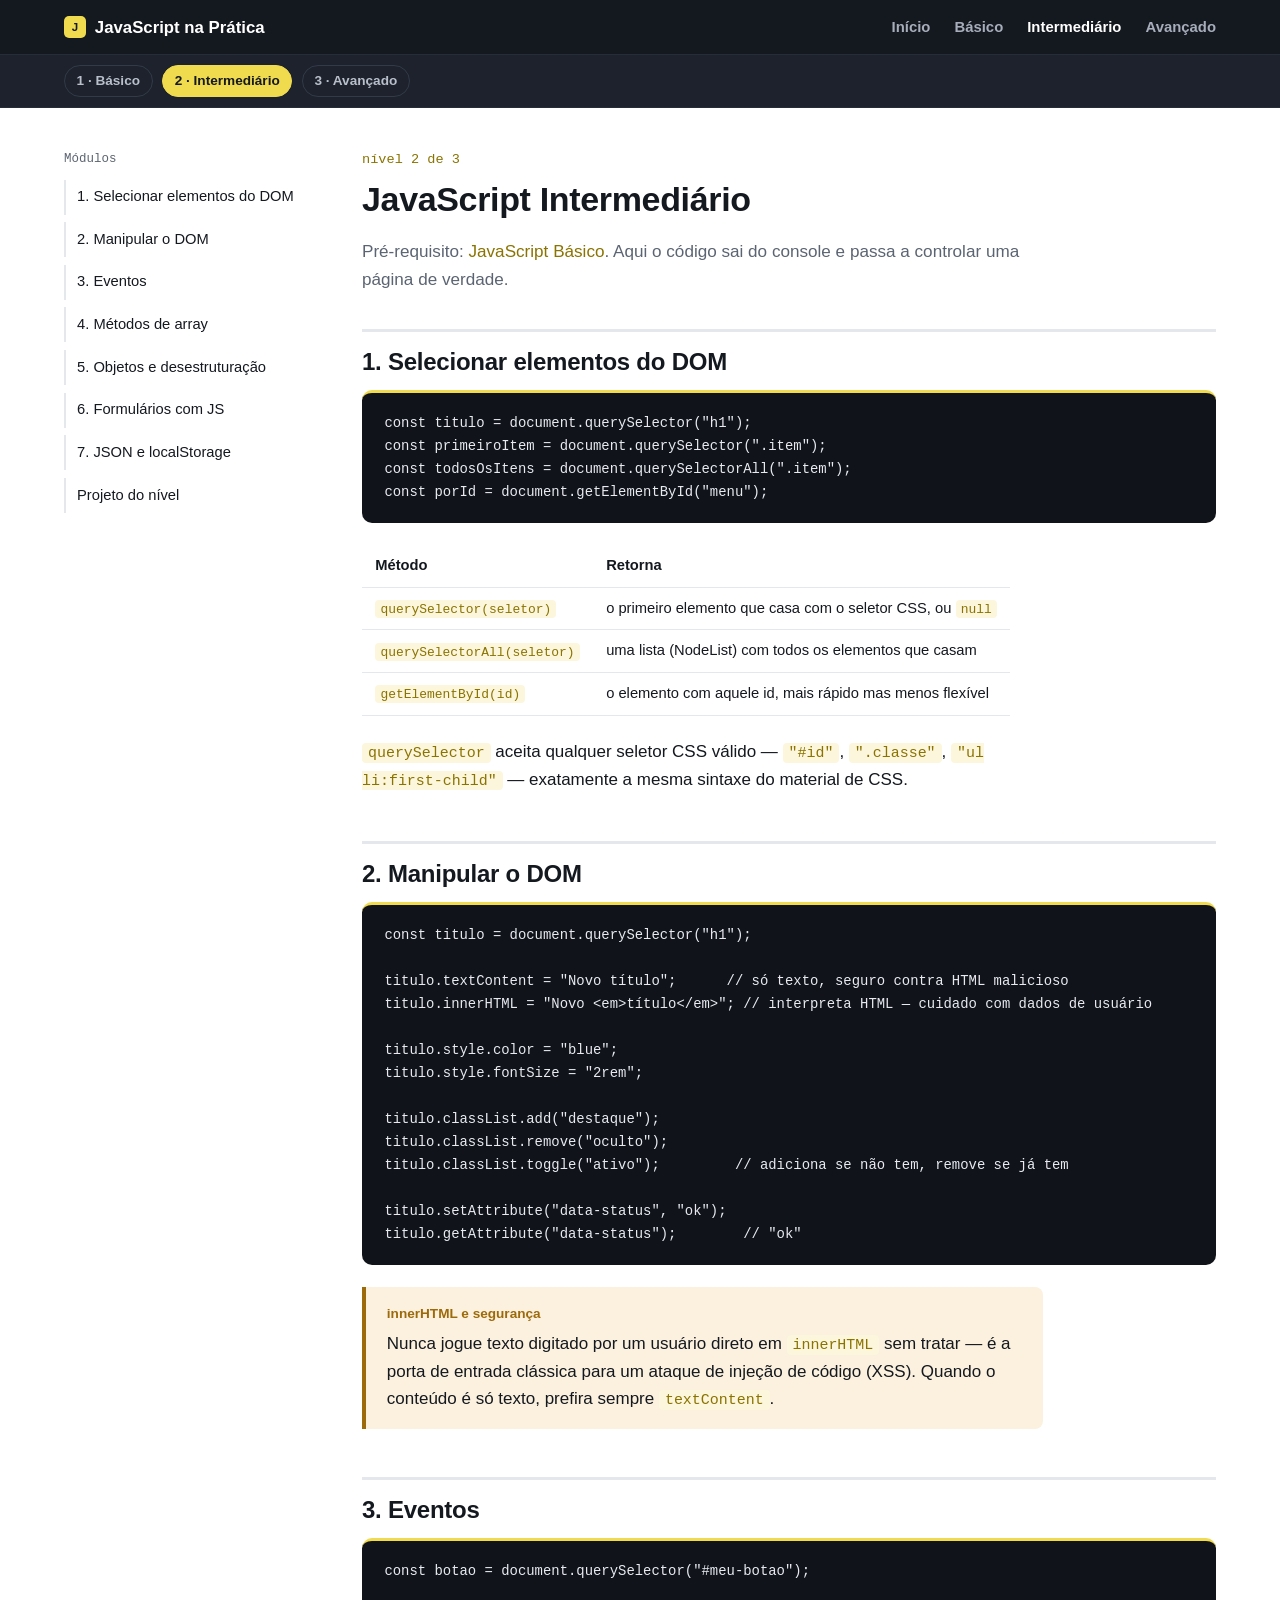
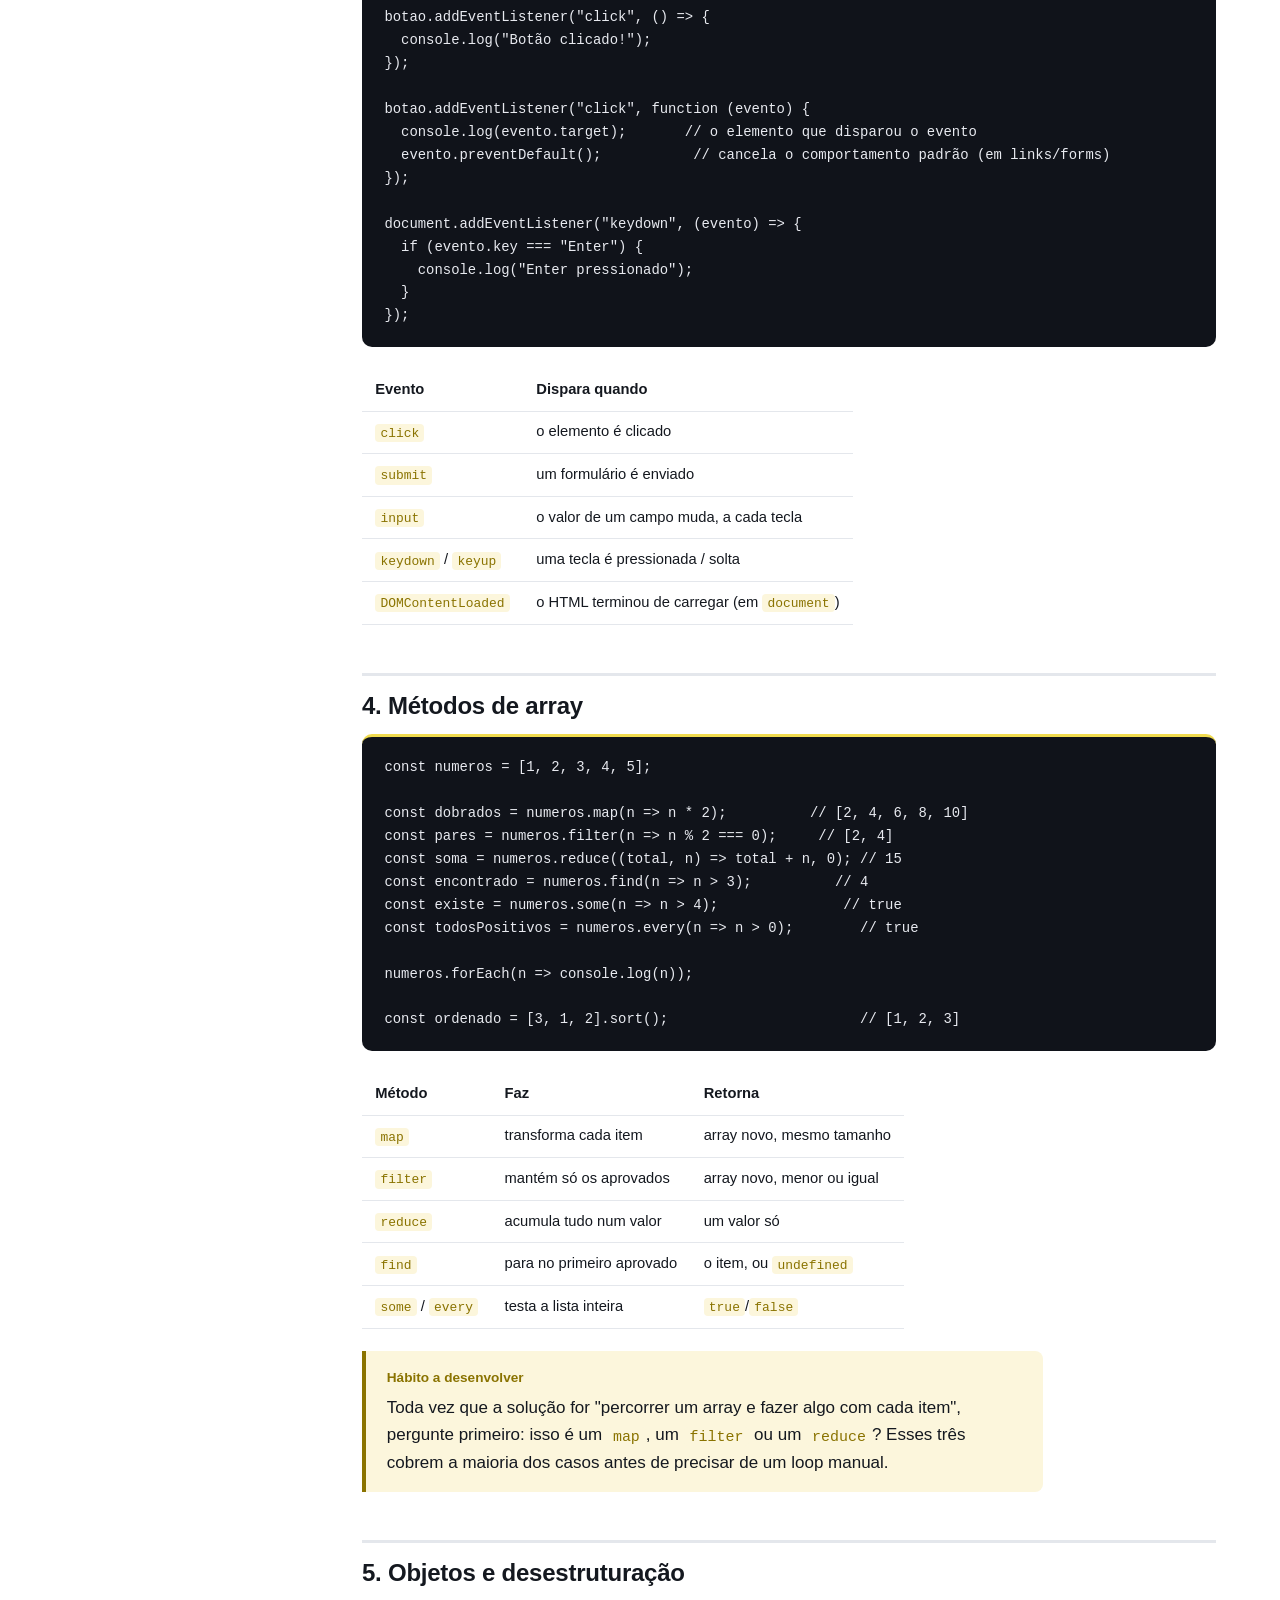
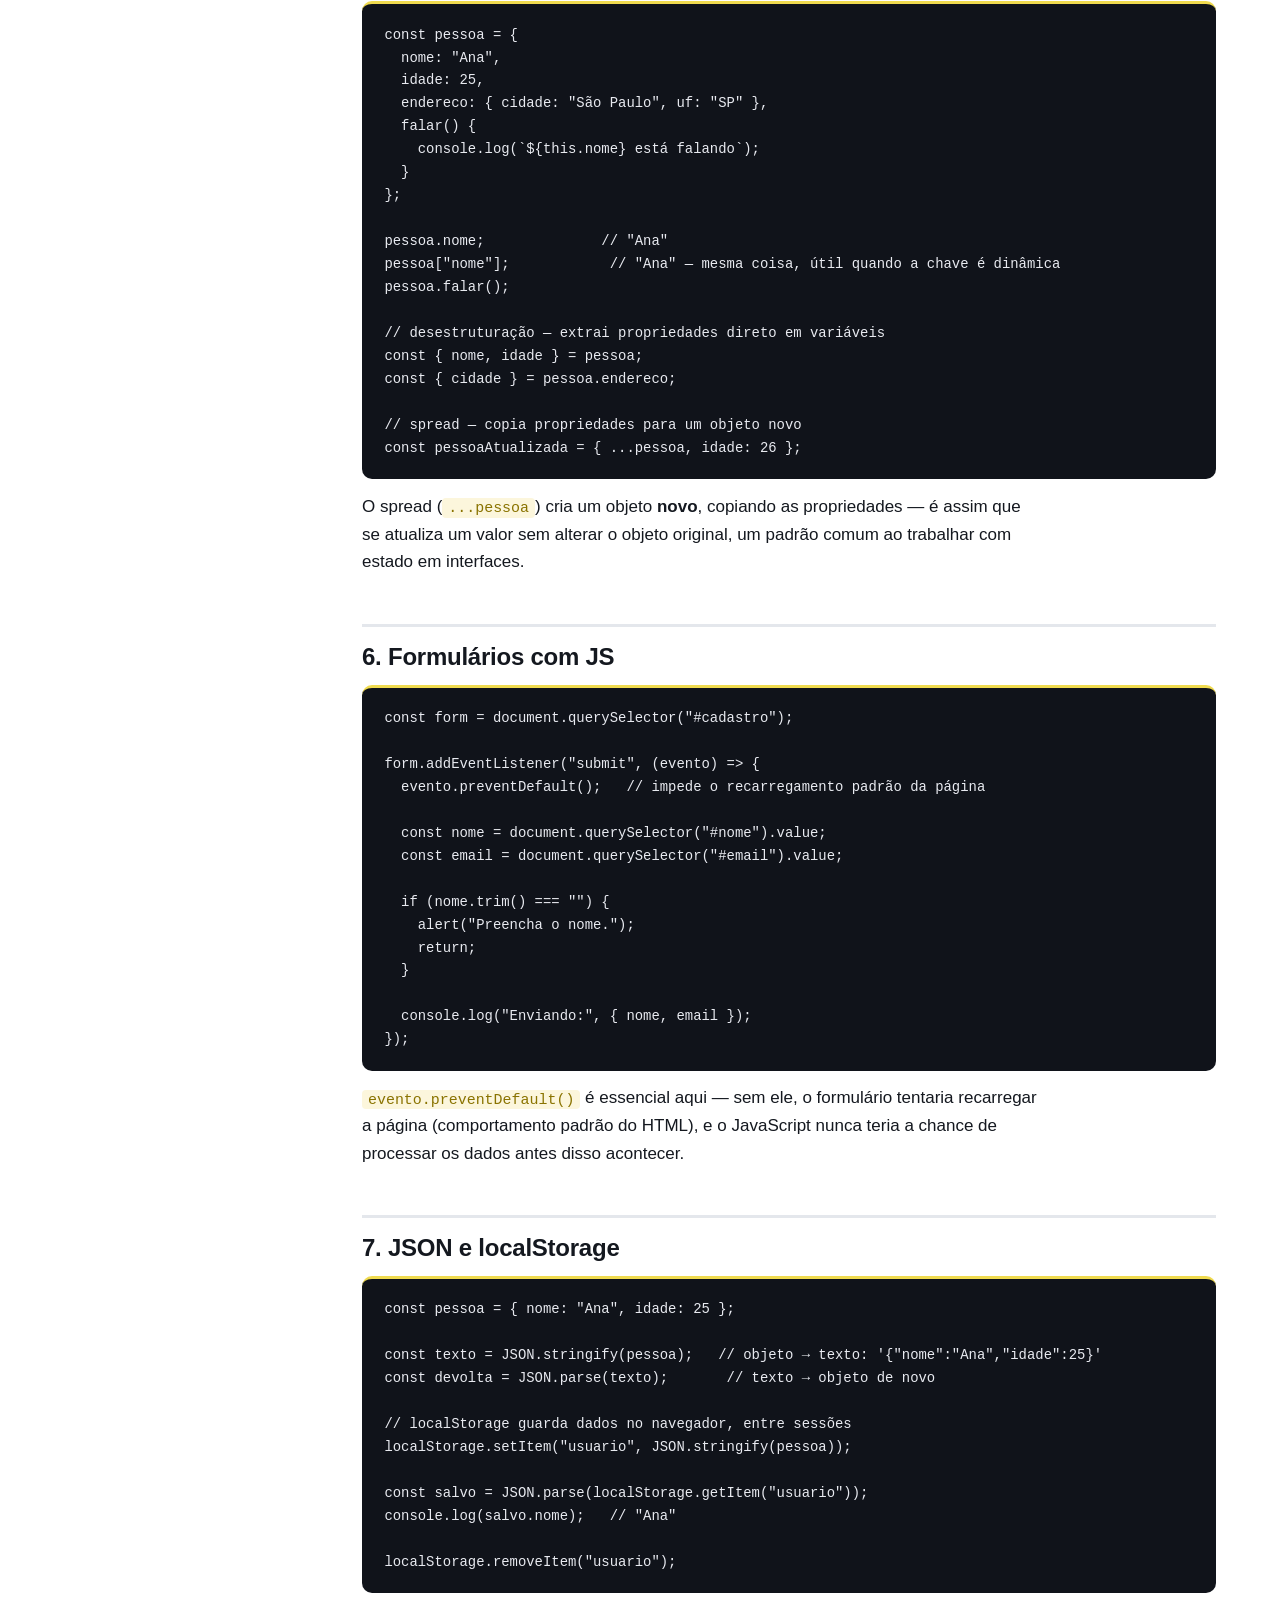
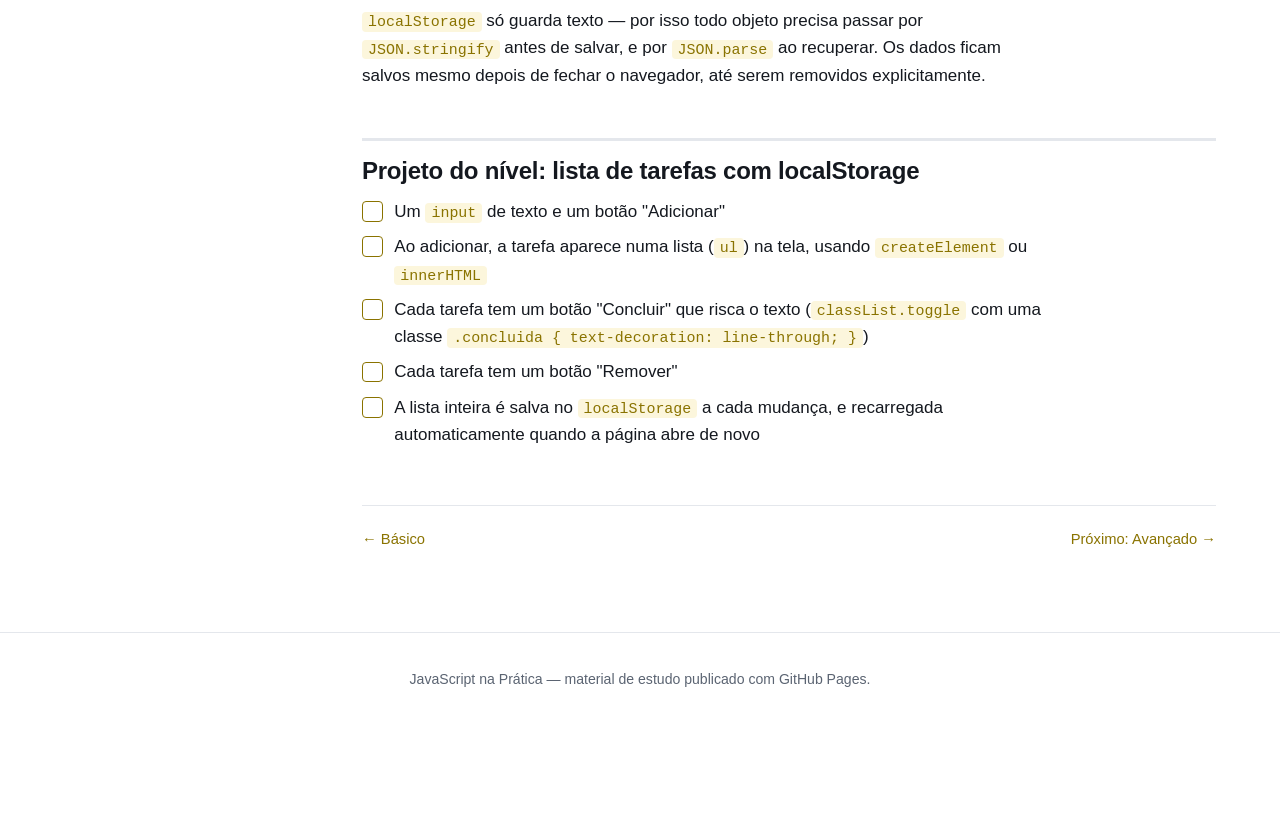
<file: intermediario.html>
<!DOCTYPE html>
<html lang="pt-BR">
<head>
<meta charset="UTF-8">
<meta name="viewport" content="width=device-width, initial-scale=1">
<title>JavaScript Intermediário — JavaScript na Prática</title>
<meta name="description" content="JavaScript intermediário: DOM, eventos, métodos de array, objetos, formulários, JSON e localStorage.">
<link rel="stylesheet" href="assets/css/style.css">
</head>
<body>

<header class="site-header">
  <div class="bar">
    <a class="brand" href="index.html"><span class="mark">J</span>JavaScript na Prática</a>
    <nav class="site-nav">
      <a href="index.html">Início</a>
      <a href="basico.html">Básico</a>
      <a href="intermediario.html" aria-current="page">Intermediário</a>
      <a href="avancado.html">Avançado</a>
    </nav>
  </div>
</header>
<div class="level-nav">
  <div class="bar">
    <a class="level-pill" href="basico.html">1 · Básico</a>
    <a class="level-pill" aria-current="page" href="intermediario.html">2 · Intermediário</a>
    <a class="level-pill" href="avancado.html">3 · Avançado</a>
  </div>
</div>

<div class="docs">
  <aside class="docs-side">
    <p class="side-title">Módulos</p>
    <ul>
      <li><a href="#m1">1. Selecionar elementos do DOM</a></li>
      <li><a href="#m2">2. Manipular o DOM</a></li>
      <li><a href="#m3">3. Eventos</a></li>
      <li><a href="#m4">4. Métodos de array</a></li>
      <li><a href="#m5">5. Objetos e desestruturação</a></li>
      <li><a href="#m6">6. Formulários com JS</a></li>
      <li><a href="#m7">7. JSON e localStorage</a></li>
      <li><a href="#projeto">Projeto do nível</a></li>
    </ul>
  </aside>

  <main class="docs-main">
    <p class="page-kicker">nível 2 de 3</p>
    <h1>JavaScript Intermediário</h1>
    <p class="lede">Pré-requisito: <a href="basico.html">JavaScript Básico</a>. Aqui o código sai do console e passa a controlar uma página de verdade.</p>

    <section id="m1">
      <h2>1. Selecionar elementos do DOM</h2>
      <pre><code>const titulo = document.querySelector("h1");
const primeiroItem = document.querySelector(".item");
const todosOsItens = document.querySelectorAll(".item");
const porId = document.getElementById("menu");</code></pre>
      <table>
        <thead><tr><th>Método</th><th>Retorna</th></tr></thead>
        <tbody>
          <tr><td><code>querySelector(seletor)</code></td><td>o primeiro elemento que casa com o seletor CSS, ou <code>null</code></td></tr>
          <tr><td><code>querySelectorAll(seletor)</code></td><td>uma lista (NodeList) com todos os elementos que casam</td></tr>
          <tr><td><code>getElementById(id)</code></td><td>o elemento com aquele id, mais rápido mas menos flexível</td></tr>
        </tbody>
      </table>
      <p class="note"><code>querySelector</code> aceita qualquer seletor CSS válido — <code>"#id"</code>, <code>".classe"</code>, <code>"ul li:first-child"</code> — exatamente a mesma sintaxe do material de CSS.</p>
    </section>

    <section id="m2">
      <h2>2. Manipular o DOM</h2>
      <pre><code>const titulo = document.querySelector("h1");

titulo.textContent = "Novo título";      // só texto, seguro contra HTML malicioso
titulo.innerHTML = "Novo &lt;em&gt;título&lt;/em&gt;"; // interpreta HTML — cuidado com dados de usuário

titulo.style.color = "blue";
titulo.style.fontSize = "2rem";

titulo.classList.add("destaque");
titulo.classList.remove("oculto");
titulo.classList.toggle("ativo");         // adiciona se não tem, remove se já tem

titulo.setAttribute("data-status", "ok");
titulo.getAttribute("data-status");        // "ok"</code></pre>
      <div class="callout warn">
        <span class="label">innerHTML e segurança</span>
        <p>Nunca jogue texto digitado por um usuário direto em <code>innerHTML</code> sem tratar — é a porta de entrada clássica para um ataque de injeção de código (XSS). Quando o conteúdo é só texto, prefira sempre <code>textContent</code>.</p>
      </div>
    </section>

    <section id="m3">
      <h2>3. Eventos</h2>
      <pre><code>const botao = document.querySelector("#meu-botao");

botao.addEventListener("click", () =&gt; {
  console.log("Botão clicado!");
});

botao.addEventListener("click", function (evento) {
  console.log(evento.target);       // o elemento que disparou o evento
  evento.preventDefault();           // cancela o comportamento padrão (em links/forms)
});

document.addEventListener("keydown", (evento) =&gt; {
  if (evento.key === "Enter") {
    console.log("Enter pressionado");
  }
});</code></pre>
      <table>
        <thead><tr><th>Evento</th><th>Dispara quando</th></tr></thead>
        <tbody>
          <tr><td><code>click</code></td><td>o elemento é clicado</td></tr>
          <tr><td><code>submit</code></td><td>um formulário é enviado</td></tr>
          <tr><td><code>input</code></td><td>o valor de um campo muda, a cada tecla</td></tr>
          <tr><td><code>keydown</code> / <code>keyup</code></td><td>uma tecla é pressionada / solta</td></tr>
          <tr><td><code>DOMContentLoaded</code></td><td>o HTML terminou de carregar (em <code>document</code>)</td></tr>
        </tbody>
      </table>
    </section>

    <section id="m4">
      <h2>4. Métodos de array</h2>
      <pre><code>const numeros = [1, 2, 3, 4, 5];

const dobrados = numeros.map(n =&gt; n * 2);          // [2, 4, 6, 8, 10]
const pares = numeros.filter(n =&gt; n % 2 === 0);     // [2, 4]
const soma = numeros.reduce((total, n) =&gt; total + n, 0); // 15
const encontrado = numeros.find(n =&gt; n &gt; 3);          // 4
const existe = numeros.some(n =&gt; n &gt; 4);               // true
const todosPositivos = numeros.every(n =&gt; n &gt; 0);        // true

numeros.forEach(n =&gt; console.log(n));

const ordenado = [3, 1, 2].sort();                       // [1, 2, 3]</code></pre>
      <table>
        <thead><tr><th>Método</th><th>Faz</th><th>Retorna</th></tr></thead>
        <tbody>
          <tr><td><code>map</code></td><td>transforma cada item</td><td>array novo, mesmo tamanho</td></tr>
          <tr><td><code>filter</code></td><td>mantém só os aprovados</td><td>array novo, menor ou igual</td></tr>
          <tr><td><code>reduce</code></td><td>acumula tudo num valor</td><td>um valor só</td></tr>
          <tr><td><code>find</code></td><td>para no primeiro aprovado</td><td>o item, ou <code>undefined</code></td></tr>
          <tr><td><code>some</code> / <code>every</code></td><td>testa a lista inteira</td><td><code>true</code>/<code>false</code></td></tr>
        </tbody>
      </table>
      <div class="callout">
        <span class="label">Hábito a desenvolver</span>
        <p>Toda vez que a solução for "percorrer um array e fazer algo com cada item", pergunte primeiro: isso é um <code>map</code>, um <code>filter</code> ou um <code>reduce</code>? Esses três cobrem a maioria dos casos antes de precisar de um loop manual.</p>
      </div>
    </section>

    <section id="m5">
      <h2>5. Objetos e desestruturação</h2>
      <pre><code>const pessoa = {
  nome: "Ana",
  idade: 25,
  endereco: { cidade: "São Paulo", uf: "SP" },
  falar() {
    console.log(`${this.nome} está falando`);
  }
};

pessoa.nome;              // "Ana"
pessoa["nome"];            // "Ana" — mesma coisa, útil quando a chave é dinâmica
pessoa.falar();

// desestruturação — extrai propriedades direto em variáveis
const { nome, idade } = pessoa;
const { cidade } = pessoa.endereco;

// spread — copia propriedades para um objeto novo
const pessoaAtualizada = { ...pessoa, idade: 26 };</code></pre>
      <p class="note">O spread (<code>...pessoa</code>) cria um objeto <strong>novo</strong>, copiando as propriedades — é assim que se atualiza um valor sem alterar o objeto original, um padrão comum ao trabalhar com estado em interfaces.</p>
    </section>

    <section id="m6">
      <h2>6. Formulários com JS</h2>
      <pre><code>const form = document.querySelector("#cadastro");

form.addEventListener("submit", (evento) =&gt; {
  evento.preventDefault();   // impede o recarregamento padrão da página

  const nome = document.querySelector("#nome").value;
  const email = document.querySelector("#email").value;

  if (nome.trim() === "") {
    alert("Preencha o nome.");
    return;
  }

  console.log("Enviando:", { nome, email });
});</code></pre>
      <p class="note"><code>evento.preventDefault()</code> é essencial aqui — sem ele, o formulário tentaria recarregar a página (comportamento padrão do HTML), e o JavaScript nunca teria a chance de processar os dados antes disso acontecer.</p>
    </section>

    <section id="m7">
      <h2>7. JSON e localStorage</h2>
      <pre><code>const pessoa = { nome: "Ana", idade: 25 };

const texto = JSON.stringify(pessoa);   // objeto → texto: '{"nome":"Ana","idade":25}'
const devolta = JSON.parse(texto);       // texto → objeto de novo

// localStorage guarda dados no navegador, entre sessões
localStorage.setItem("usuario", JSON.stringify(pessoa));

const salvo = JSON.parse(localStorage.getItem("usuario"));
console.log(salvo.nome);   // "Ana"

localStorage.removeItem("usuario");</code></pre>
      <p><code>localStorage</code> só guarda texto — por isso todo objeto precisa passar por <code>JSON.stringify</code> antes de salvar, e por <code>JSON.parse</code> ao recuperar. Os dados ficam salvos mesmo depois de fechar o navegador, até serem removidos explicitamente.</p>
    </section>

    <section id="projeto">
      <h2>Projeto do nível: lista de tarefas com localStorage</h2>
      <ul class="checklist">
        <li>Um <code>input</code> de texto e um botão "Adicionar"</li>
        <li>Ao adicionar, a tarefa aparece numa lista (<code>ul</code>) na tela, usando <code>createElement</code> ou <code>innerHTML</code></li>
        <li>Cada tarefa tem um botão "Concluir" que risca o texto (<code>classList.toggle</code> com uma classe <code>.concluida { text-decoration: line-through; }</code>)</li>
        <li>Cada tarefa tem um botão "Remover"</li>
        <li>A lista inteira é salva no <code>localStorage</code> a cada mudança, e recarregada automaticamente quando a página abre de novo</li>
      </ul>
    </section>

    <div class="pagefoot">
      <a href="basico.html">← Básico</a>
      <a href="avancado.html">Próximo: Avançado →</a>
    </div>
  </main>
</div>

<footer class="site-footer">
  JavaScript na Prática — material de estudo publicado com GitHub Pages.
</footer>

</body>
</html>
</file>
<file: assets/css/style.css>
/* =========================================================
   JavaScript na Prática — folha de estilos
   ========================================================= */

:root {
  --ink: #14181F;
  --muted: #5B6472;
  --line: #E4E7EC;
  --paper: #FFFFFF;
  --surface: #F6F7F9;
  --code-bg: #10131A;
  --code-fg: #E8EAF0;

  --accent: #B59500;
  --accent-tint: #FCF6DC;
  --accent-dark: #8A7300;
  --accent-bright: #F0DB4F;

  --good: #2E7D5B;
  --good-tint: #EAF6F0;
  --warn: #9C6A0A;
  --warn-tint: #FBF1DE;

  --sans: -apple-system, "Segoe UI", Roboto, "Helvetica Neue", Arial, sans-serif;
  --mono: "SFMono-Regular", Consolas, "Liberation Mono", Menlo, monospace;
  --maxw: 72ch;
}

* { box-sizing: border-box; }
html { scroll-behavior: smooth; scroll-padding-top: 7.4rem; }

body {
  margin: 0; background: var(--paper); color: var(--ink);
  font-family: var(--sans); font-size: 17px; line-height: 1.62;
  -webkit-font-smoothing: antialiased;
}

a { color: var(--accent-dark); text-decoration: none; }
a:hover { text-decoration: underline; }
a:focus-visible, button:focus-visible { outline: 3px solid var(--accent); outline-offset: 2px; }

img, svg { max-width: 100%; }

h1, h2, h3, h4 {
  font-family: var(--sans); font-weight: 800; letter-spacing: -0.01em;
  color: var(--ink); line-height: 1.17; margin: 0 0 0.55em;
}

p { margin: 0 0 1.1em; max-width: var(--maxw); }
ul, ol { margin: 0 0 1.1em; padding-left: 1.3em; max-width: var(--maxw); }
li { margin-bottom: 0.45em; }

/* ---------- Header ---------- */

.site-header { position: sticky; top: 0; z-index: 40; background: var(--ink); }
.site-header .bar { max-width: 1200px; margin: 0 auto; padding: 0.85rem 1.5rem; display: flex; align-items: center; gap: 1.75rem; }
.brand { display: flex; align-items: center; gap: 0.55rem; color: #fff; font-weight: 800; font-size: 1.05rem; white-space: nowrap; }
.brand:hover { text-decoration: none; }
.brand .mark { width: 22px; height: 22px; border-radius: 5px; background: var(--accent-bright); display: inline-flex; align-items: center; justify-content: center; color: #14181F; font-size: 0.72rem; font-weight: 800; }
.site-nav { display: flex; gap: 1.5rem; margin-left: auto; flex-wrap: wrap; }
.site-nav a { color: #A7ADBB; font-size: 0.93rem; font-weight: 600; }
.site-nav a:hover { color: #fff; text-decoration: none; }
.site-nav a[aria-current="page"] { color: #fff; }

.level-nav { background: #1D222C; border-top: 1px solid #262C38; border-bottom: 1px solid #262C38; }
.level-nav .bar { max-width: 1200px; margin: 0 auto; padding: 0.6rem 1.5rem; display: flex; gap: 0.6rem; flex-wrap: wrap; }
.level-pill { font-size: 0.85rem; font-weight: 700; color: #B9BFCB; padding: 0.3em 0.85em; border-radius: 999px; border: 1px solid #333B49; }
.level-pill:hover { text-decoration: none; color: #fff; border-color: #4A5366; }
.level-pill[aria-current="page"] { background: var(--accent-bright); color: #14181F; border-color: var(--accent-bright); }

/* ---------- Hero ---------- */

.hero { max-width: 1200px; margin: 0 auto; padding: 4rem 1.5rem 3rem; }
.hero .eyebrow { font-family: var(--mono); font-size: 0.86rem; color: var(--muted); margin: 0 0 0.9em; }
.hero h1 { font-size: clamp(2.3rem, 4.5vw, 3.4rem); max-width: 16ch; }
.hero p.lede { font-size: 1.15rem; color: var(--muted); max-width: 56ch; }
.hero .cta-row { display: flex; gap: 0.9rem; margin-top: 1.6rem; flex-wrap: wrap; }

.btn { display: inline-block; font-weight: 700; font-size: 0.97rem; padding: 0.72em 1.4em; border-radius: 8px; border: 1.5px solid transparent; }
.btn:hover { text-decoration: none; }
.btn-primary { background: var(--accent-dark); color: #fff; }
.btn-primary:hover { background: #6E5A00; }
.btn-ghost { border-color: var(--line); color: var(--ink); }
.btn-ghost:hover { border-color: var(--accent-dark); background: var(--accent-tint); }

/* ---------- Conceito / console mock ---------- */

.concept { max-width: 1200px; margin: 0 auto; padding: 1rem 1.5rem 3rem; }
.concept .inner { max-width: 68ch; }
.concept h2 { font-size: 1.7rem; }

.console-mock { border-radius: 12px; overflow: hidden; margin: 1.6rem 0; box-shadow: 0 16px 36px -22px rgba(20,24,31,0.3); max-width: 640px; }
.console-mock .chrome { background: #1D222C; padding: 0.6rem 0.9rem; display: flex; align-items: center; gap: 6px; }
.console-mock .chrome .dot { width: 9px; height: 9px; border-radius: 50%; background: #3A4150; }
.console-mock .chrome .label { margin-left: 0.5rem; font-family: var(--mono); font-size: 0.76rem; color: #8A92A3; }
.console-mock .body { background: var(--code-bg); color: var(--code-fg); padding: 1.2rem 1.4rem; font-family: var(--mono); font-size: 0.88rem; }
.console-mock .line { margin-bottom: 0.5em; }
.console-mock .prompt { color: var(--accent-bright); }
.console-mock .result { color: #8FE3B8; }
.console-mock .comment { color: #6B7280; }

/* ---------- Roadmap cards ---------- */

.roadmap { max-width: 1200px; margin: 0 auto; padding: 0 1.5rem 5rem; }
.roadmap h2 { max-width: none; }
.roadmap .lede { color: var(--muted); max-width: 60ch; margin-bottom: 2rem; }
.level-grid { display: grid; grid-template-columns: repeat(3, 1fr); gap: 1.3rem; }
.level-card { display: block; background: #fff; border: 1px solid var(--line); border-radius: 10px; padding: 1.7rem 1.6rem; color: var(--ink); }
.level-card:hover { text-decoration: none; border-color: var(--accent-dark); }
.level-card .num { display: inline-flex; width: 2rem; height: 2rem; border-radius: 8px; background: var(--accent-tint); color: var(--accent-dark); align-items: center; justify-content: center; font-weight: 800; margin-bottom: 0.9em; }
.level-card h3 { font-size: 1.25rem; margin-bottom: 0.4em; }
.level-card p { color: var(--muted); font-size: 0.95rem; margin-bottom: 0.9em; }
.level-card ul { list-style: none; padding: 0; margin: 0; font-size: 0.89rem; color: var(--muted); }
.level-card li { padding-left: 1.1em; position: relative; margin-bottom: 0.3em; }
.level-card li::before { content: "·"; position: absolute; left: 0; color: var(--accent-dark); font-weight: 800; }

/* ---------- Docs layout ---------- */

.docs { max-width: 1200px; margin: 0 auto; padding: 2.6rem 1.5rem 5rem; display: grid; grid-template-columns: 250px minmax(0,1fr); gap: 3rem; align-items: start; }
.docs-side { position: sticky; top: 7.6rem; }
.docs-side .side-title { font-family: var(--mono); font-size: 0.78rem; color: var(--muted); margin-bottom: 0.8em; }
.docs-side ul { list-style: none; padding: 0; margin: 0; }
.docs-side a { display: block; color: var(--ink); font-size: 0.92rem; padding: 0.38em 0 0.38em 0.75em; border-left: 2px solid var(--line); }
.docs-side a:hover { text-decoration: none; border-left-color: var(--accent-dark); color: var(--accent-dark); }

.docs-main { min-width: 0; }
.docs-main .page-kicker { font-family: var(--mono); font-size: 0.85rem; color: var(--accent-dark); margin-bottom: 0.6em; }
.docs-main > h1:first-child { margin-top: 0; }
.docs-main .lede { color: var(--muted); font-size: 1.07rem; }

.docs-main section { margin-top: 3rem; padding-top: 1rem; border-top: 3px solid var(--line); }
.docs-main section:first-of-type { margin-top: 2.2rem; }
.docs-main h2 { font-size: 1.5rem; }
.docs-main h3 { font-size: 1.15rem; margin-top: 1.6em; }

.callout { border-left: 4px solid var(--accent-dark); background: var(--accent-tint); padding: 1rem 1.3rem; border-radius: 0 8px 8px 0; margin: 1.4rem 0; max-width: var(--maxw); }
.callout p:last-child { margin-bottom: 0; }
.callout .label { display: block; font-weight: 800; font-size: 0.85rem; margin-bottom: 0.35em; color: var(--accent-dark); }
.callout.good { border-left-color: var(--good); background: var(--good-tint); }
.callout.good .label { color: var(--good); }
.callout.warn { border-left-color: var(--warn); background: var(--warn-tint); }
.callout.warn .label { color: var(--warn); }

pre { background: var(--code-bg); color: var(--code-fg); border-radius: 10px; padding: 1.2rem 1.4rem; overflow-x: auto; font-size: 0.87rem; line-height: 1.65; border-top: 3px solid var(--accent-bright); }
code { font-family: var(--mono); }
p code, li code, td code, h3 code { background: var(--accent-tint); color: var(--accent-dark); padding: 0.12em 0.4em; border-radius: 4px; font-size: 0.88em; }

table { border-collapse: collapse; width: 100%; max-width: 100%; margin: 1.4rem 0; font-size: 0.92rem; display: block; overflow-x: auto; }
th, td { text-align: left; padding: 0.6em 0.9em; border-bottom: 1px solid var(--line); vertical-align: top; }
th { font-weight: 800; }

.checklist { list-style: none; padding: 0; max-width: var(--maxw); }
.checklist li { padding-left: 1.9em; position: relative; }
.checklist li::before { content: ""; position: absolute; left: 0; top: 0.2em; width: 1.1em; height: 1.1em; border: 1.5px solid var(--accent-dark); border-radius: 4px; }

.demo { border: 1px solid var(--line); border-radius: 10px; padding: 1.1rem 1.3rem; margin: 1rem 0 1.6rem; background: var(--surface); }
.demo .demo-label { font-family: var(--mono); font-size: 0.74rem; color: var(--muted); margin-bottom: 0.6em; text-transform: uppercase; letter-spacing: 0.04em; }

.pagefoot { margin-top: 3.5rem; padding-top: 1.4rem; border-top: 1px solid var(--line); display: flex; justify-content: space-between; gap: 1rem; font-size: 0.92rem; }
.site-footer { border-top: 1px solid var(--line); padding: 2.2rem 1.5rem; text-align: center; color: var(--muted); font-size: 0.88rem; }

/* ---------- Responsive ---------- */

@media (max-width: 900px) {
  .level-grid { grid-template-columns: 1fr; }
  .docs { grid-template-columns: 1fr; }
  .docs-side { position: static; border-bottom: 1px solid var(--line); padding-bottom: 1.2rem; margin-bottom: 0.5rem; }
  .docs-side ul { display: flex; flex-wrap: wrap; gap: 0.3rem 1rem; }
  .docs-side a { border-left: none; padding: 0.2em 0; }
}
@media (max-width: 560px) {
  .site-header .bar { flex-wrap: wrap; gap: 0.5rem 1rem; }
  .brand { width: 100%; }
  .site-nav { width: 100%; margin-left: 0; gap: 0.9rem 1.1rem; }
  body { font-size: 16px; }
}
@media (prefers-reduced-motion: reduce) { html { scroll-behavior: auto; } }
</file>
